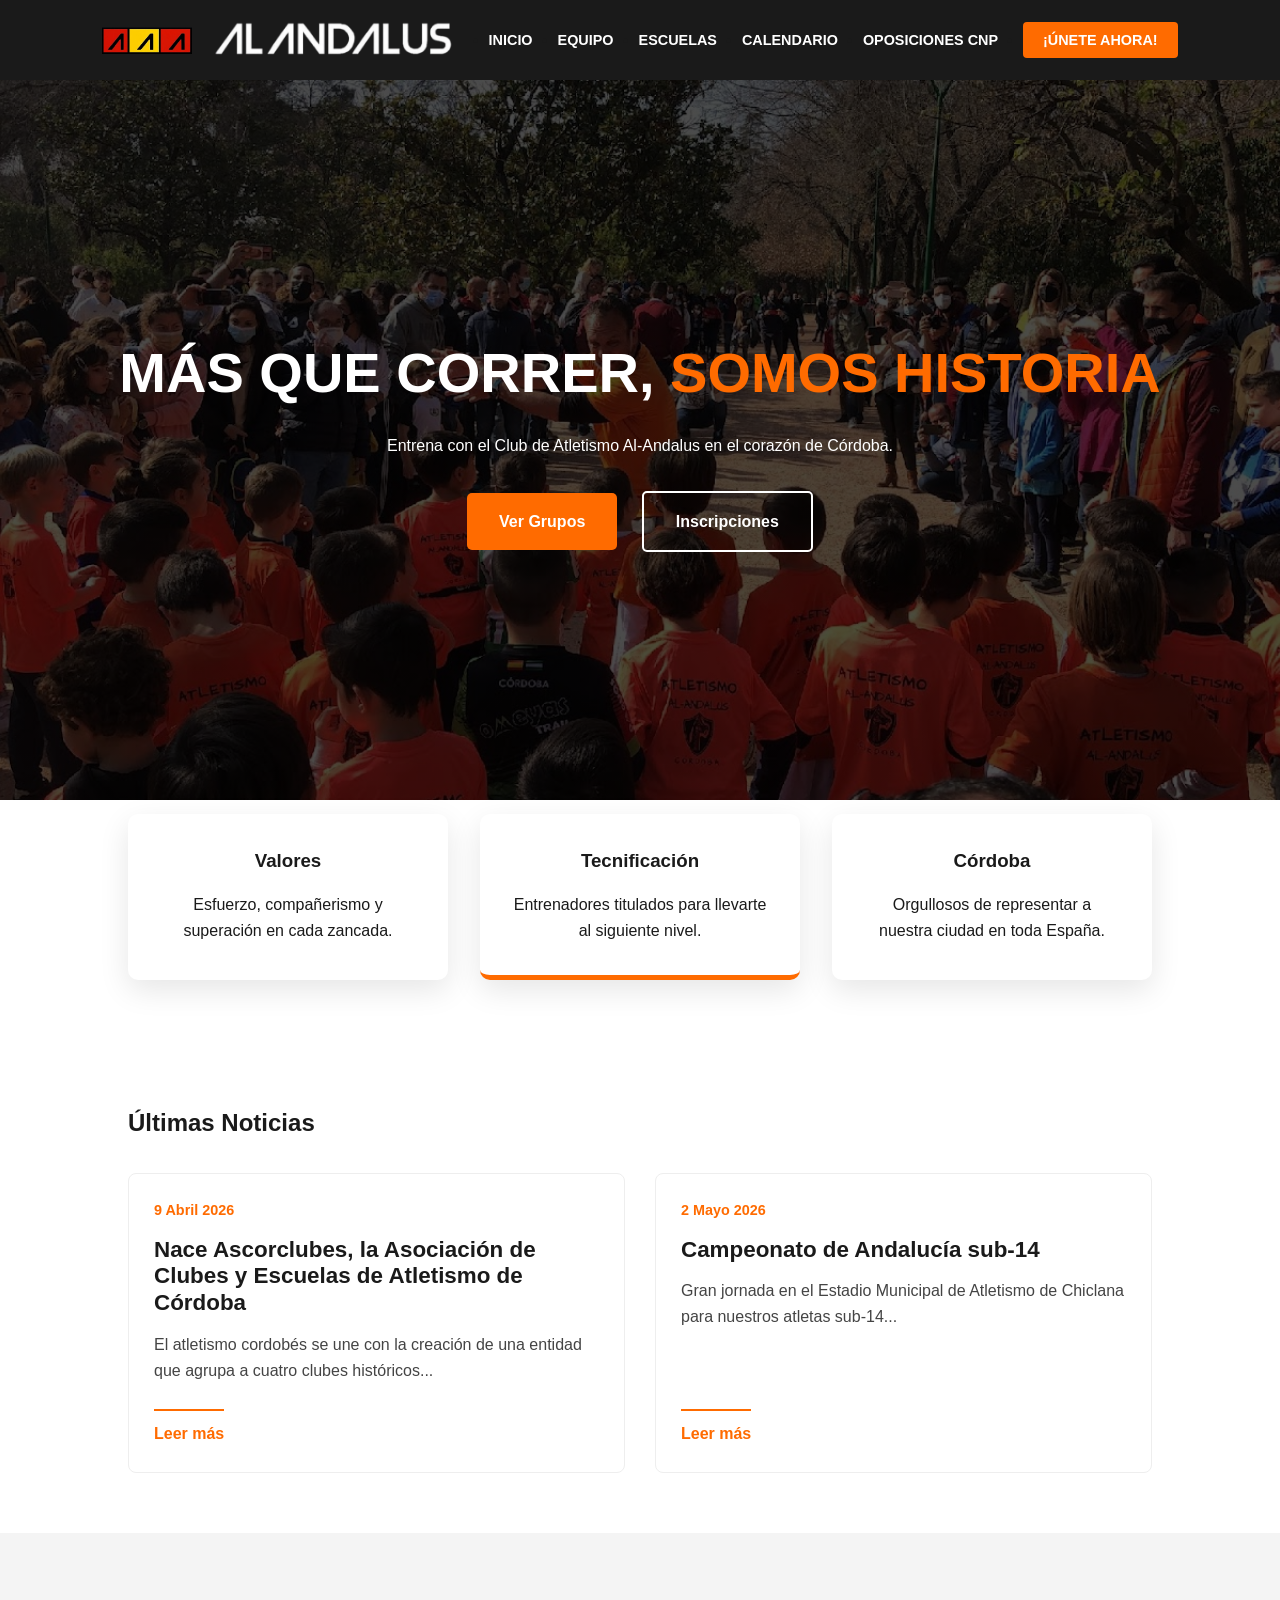
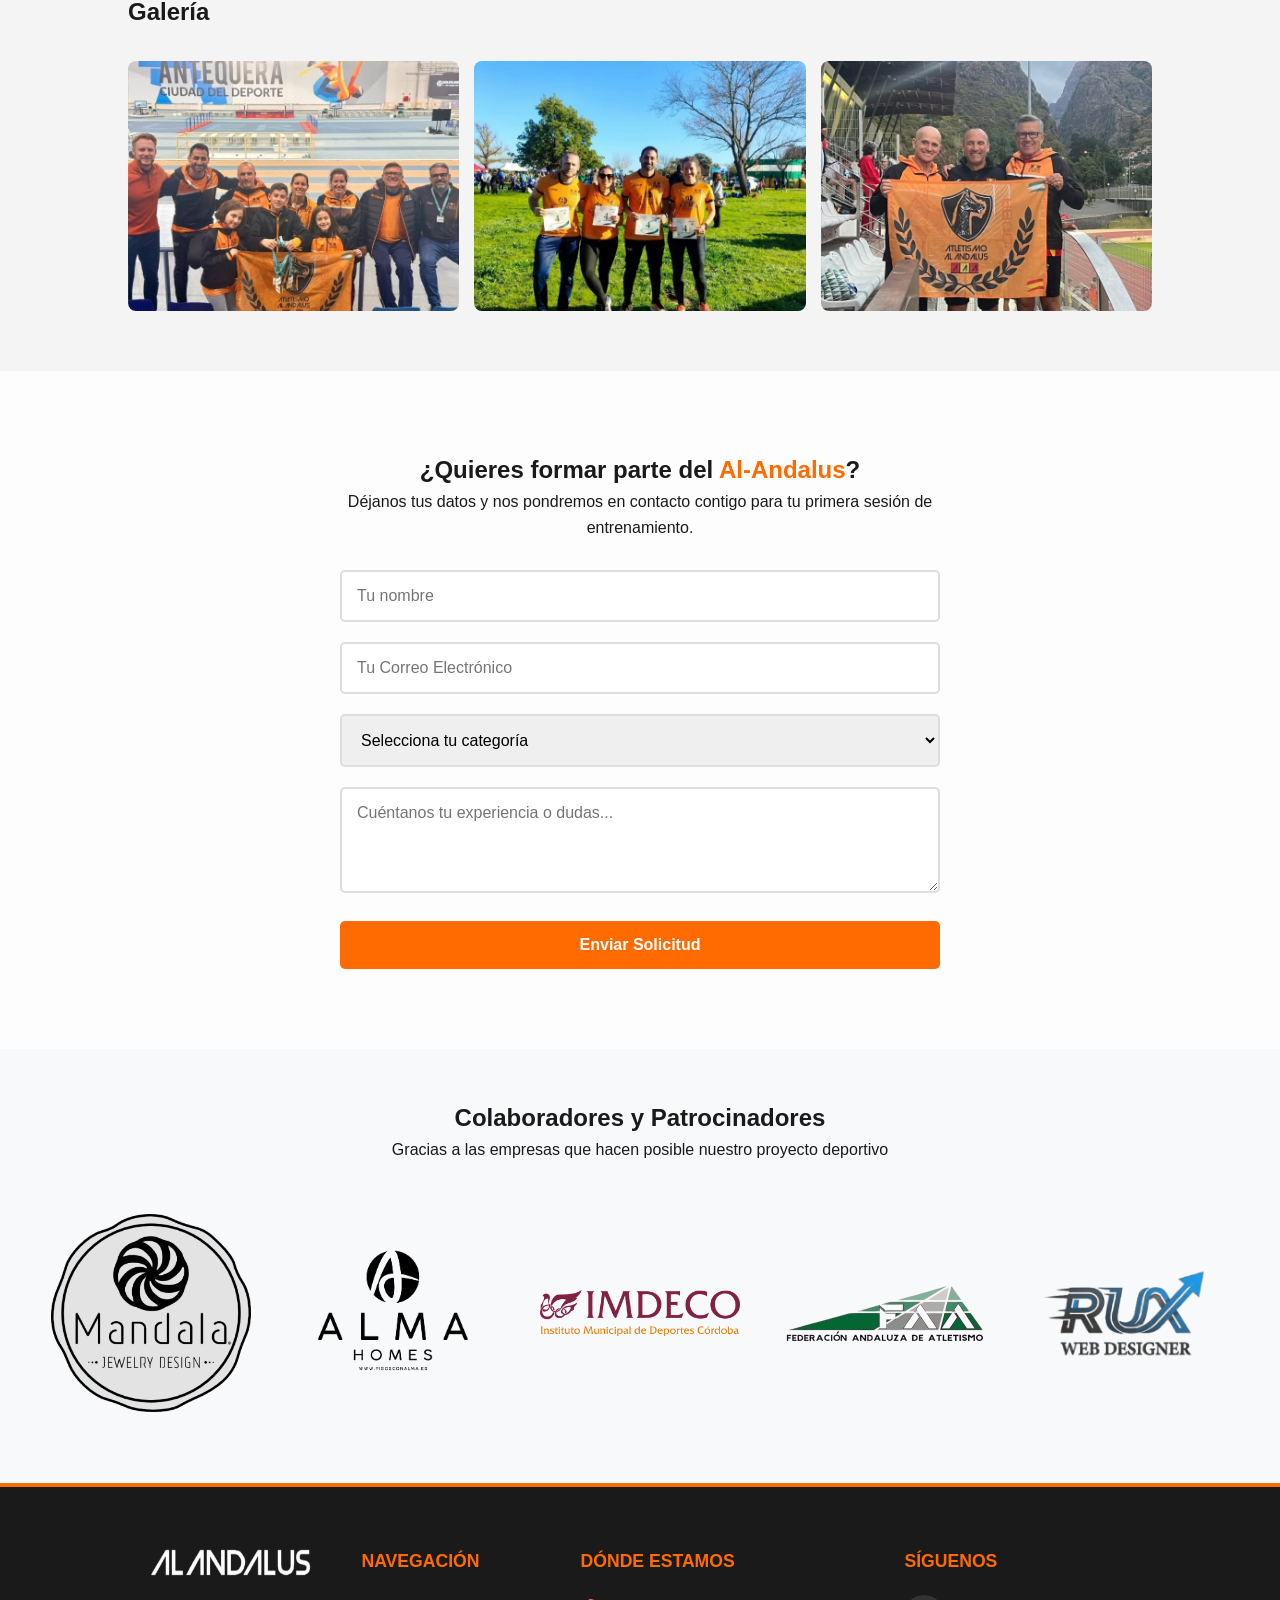
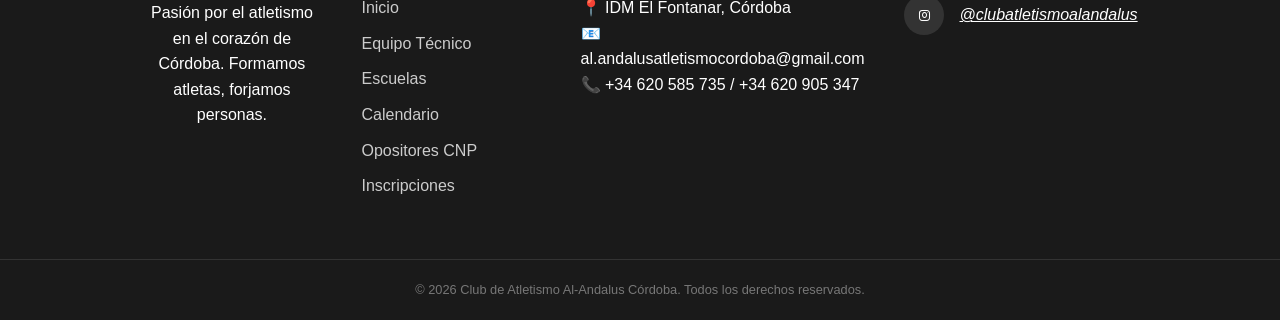
<file: index.html>
<!DOCTYPE html>
<html lang="en">

<head>
    <meta charset="UTF-8">
    <meta name="viewport" content="width=device-width, initial-scale=1.0">
    <link rel="preconnect" href="https://fonts.googleapis.com">
    <link rel="preconnect" href="https://fonts.gstatic.com" crossorigin>
    <link href="https://fonts.googleapis.com/css2?family=MedievalSharp&family=swap" rel="stylesheet">
    <link rel="icon" type="image/png" href="logoactual.jpeg">
    <title>Inicio | Al-Andalus</title>
    <link rel="stylesheet" href="style.css">
    <link rel="stylesheet" href="style-mobile.css">
    <link rel="stylesheet" href="https://cdnjs.cloudflare.com/ajax/libs/font-awesome/6.5.1/css/all.min.css">
</head>

<body>
    <nav class="navbar">
        <div class="logo">
            <img src="logoactual.jpeg" alt="Logo Al-Ándalus" class="escudo">
            <img src="name.png" alt="Logo Al-Ándalus" class="name">
        </div>
        <ul class="nav-links">
            <li><a href="index.html">Inicio</a></li>
            <li><a href="equipo.html">Equipo</a></li>
            <li><a href="escuelas.html">Escuelas</a></li>
            <li><a href="calendario.html">Calendario</a></li>
            <li><a href="opositores.html">Oposiciones CNP</a></li>
            <li><a href="#inscripciones" class="btn-cta">¡Únete ahora!</a></li>
        </ul>
    </nav>
    <header id="inicio" class="hero">
        <div class="hero-content">
            <h1>MÁS QUE CORRER, <span class="highlight">SOMOS HISTORIA</span></h1>
            <P>Entrena con el Club de Atletismo Al-Andalus en el corazón de Córdoba.</P>
            <div class="hero-btns">
                <a href="escuelas.html" class="btn-primary">Ver Grupos</a>
                <a href="#inscripciones" class="btn-secondary">Inscripciones</a>
            </div>
        </div>
    </header>
    <section class="features">
        <div class="container">
            <div class="feature-card">
                <h3>Valores</h3>
                <p>Esfuerzo, compañerismo y superación en cada zancada.</p>
            </div>
            <div class="feature-card highlighted">
                <h3>Tecnificación</h3>
                <p>Entrenadores titulados para llevarte al siguiente nivel.</p>
            </div>
            <div class="feature-card">
                <h3>Córdoba</h3>
                <p>Orgullosos de representar a nuestra ciudad en toda España.</p>
            </div>
        </div>
    </section>
    <section id="noticias" class="noticias-section">
        <h2>Últimas Noticias</h2>
        <div class="grid-noticias">
            <article class="noticia-card">
                <span class="fecha">9 Abril 2026</span>
                <h3>Nace Ascorclubes, la Asociación de Clubes y Escuelas de Atletismo de Córdoba</h3>
                <p>El atletismo cordobés se une con la creación de una entidad que agrupa a cuatro clubes históricos...
                </p>
                <a href="noticia1.html" class="read-more">Leer más</a>
            </article>
            <article class="noticia-card">
                <span class="fecha">2 Mayo 2026</span>
                <h3>Campeonato de Andalucía sub-14</h3>
                <p>Gran jornada en el Estadio Municipal de Atletismo de Chiclana para nuestros atletas sub-14...</p>
                <a href="noticia2.html" class="read-more">Leer más</a>
            </article>
        </div>
    </section>
    <section id="galeria" class="galeria-section">
        <h2>Galería</h2>
        <div class="grid-galeria">
            <div class="img-box" style="background-image: url(img1.jpeg);"></div>
            <div class="img-box" style="background-image: url(img2.jpeg);"></div>
            <div class="img-box" style="background-image: url(img3.jpeg);"></div>
        </div>
    </section>
    <section id="inscripciones" class="inscripcion-section">
        <div class="container-form">
            <h2>¿Quieres formar parte del <span class="highlight">Al-Andalus</span>?</h2>
            <p>Déjanos tus datos y nos pondremos en contacto contigo para tu primera sesión de entrenamiento.</p>

            <form class="form-contacto" action="https://formspree.io/f/xeevbnad" method="POST" netlify>
                <div class="form-group">
                    <input type="text" name="nombre" placeholder="Tu nombre" required>
                </div>
                <div class="form-group">
                    <input type="email" name="email" placeholder="Tu Correo Electrónico" required>
                </div>
                <div class="form-group">
                    <select name="categoria" required>
                        <option value="" disabled selected>Selecciona tu categoría</option>
                        <option value="Peques">Peques (4-5 años)</option>
                        <option value="Grp-1">Sub 8 / Sub 10 (6-9 años)</option>
                        <option value="Grp-2">Sub 12 / Sub 14 (10-13 años)</option>
                        <option value="Grp-3"> Sub 16/18/20 (14-19 años)</option>
                        <option value="Grp-4">Grupo 1/2: Padres</option>
                        <option value="Adulto">Máster Federados</option>
                    </select>
                </div>
                <div class="form-group">
                    <textarea name="mensaje" placeholder="Cuéntanos tu experiencia o dudas..." rows="4"></textarea>
                </div>
                <button type="submit" class="btn-submit">Enviar Solicitud</button>
            </form>
        </div>
    </section>

    <section class="sponsors-section">
        <h2>Colaboradores y Patrocinadores</h2>
        <p>Gracias a las empresas que hacen posible nuestro proyecto deportivo</p>
        <div class="sponsors-container">
            <img src="mandala.png" alt="Mandala Bisutería">
            <img src="alma.png" alt="Alma Inmobiliaria">
            <img src="imdeco.png" alt="Imdeco">
            <img src="faa.png" alt="FAA">
            <img src="RUX.png" alt="RUX">
        </div>

    </section>

    <footer class="footer">
        <div class="footer-container">
            <div class="footer-column about">
                <img src="name.png" alt="Logo Al-Ándalus" class="footer-logo">
                <p>Pasión por el atletismo en el corazón de Córdoba. Formamos atletas, forjamos personas.</p>
            </div>

            <div class="footer-column links">
                <h4>Navegación</h4>
                <ul>
                    <li><a href="index.html">Inicio</a></li>
                    <li><a href="equipo.html">Equipo Técnico</a></li>
                    <li><a href="escuelas.html">Escuelas</a></li>
                    <li><a href="calendario.html">Calendario</a></li>
                    <li><a href="opositores.html">Opositores CNP</a></li>
                    <li><a href="#inscripciones">Inscripciones</a></li>
                </ul>
            </div>

            <div class="footer-column contact">
                <h4>Dónde estamos</h4>
                <p>📍 IDM El Fontanar, Córdoba</p>
                <p>📧 al.andalusatletismocordoba@gmail.com</p>
                <p>📞 +34 620 585 735 / +34 620 905 347</p>
            </div>

            <div class="footer-column social">
                <h4>Síguenos</h4>
                <div class="social-links">
                    <a href="https://www.instagram.com/clubdeatletismoalandalus?utm_source=ig_web_button_share_sheet&igsh=ZDNlZDc0MzIxNw=="
                        class="social-icon" aria-label="Instagram">
                        <i class="fa-brands fa-instagram"></i>
                    </a>
                    <a href="https://www.instagram.com/clubdeatletismoalandalus?utm_source=ig_web_button_share_sheet&igsh=ZDNlZDc0MzIxNw=="
                        class="link"><em>@clubatletismoalandalus</em></a>
                </div>
            </div>
        </div>
        <div class="footer-bottom">
            <p>&copy; 2026 Club de Atletismo Al-Andalus Córdoba. Todos los derechos reservados.</p>
        </div>
    </footer>
</body>

</html>
</file>
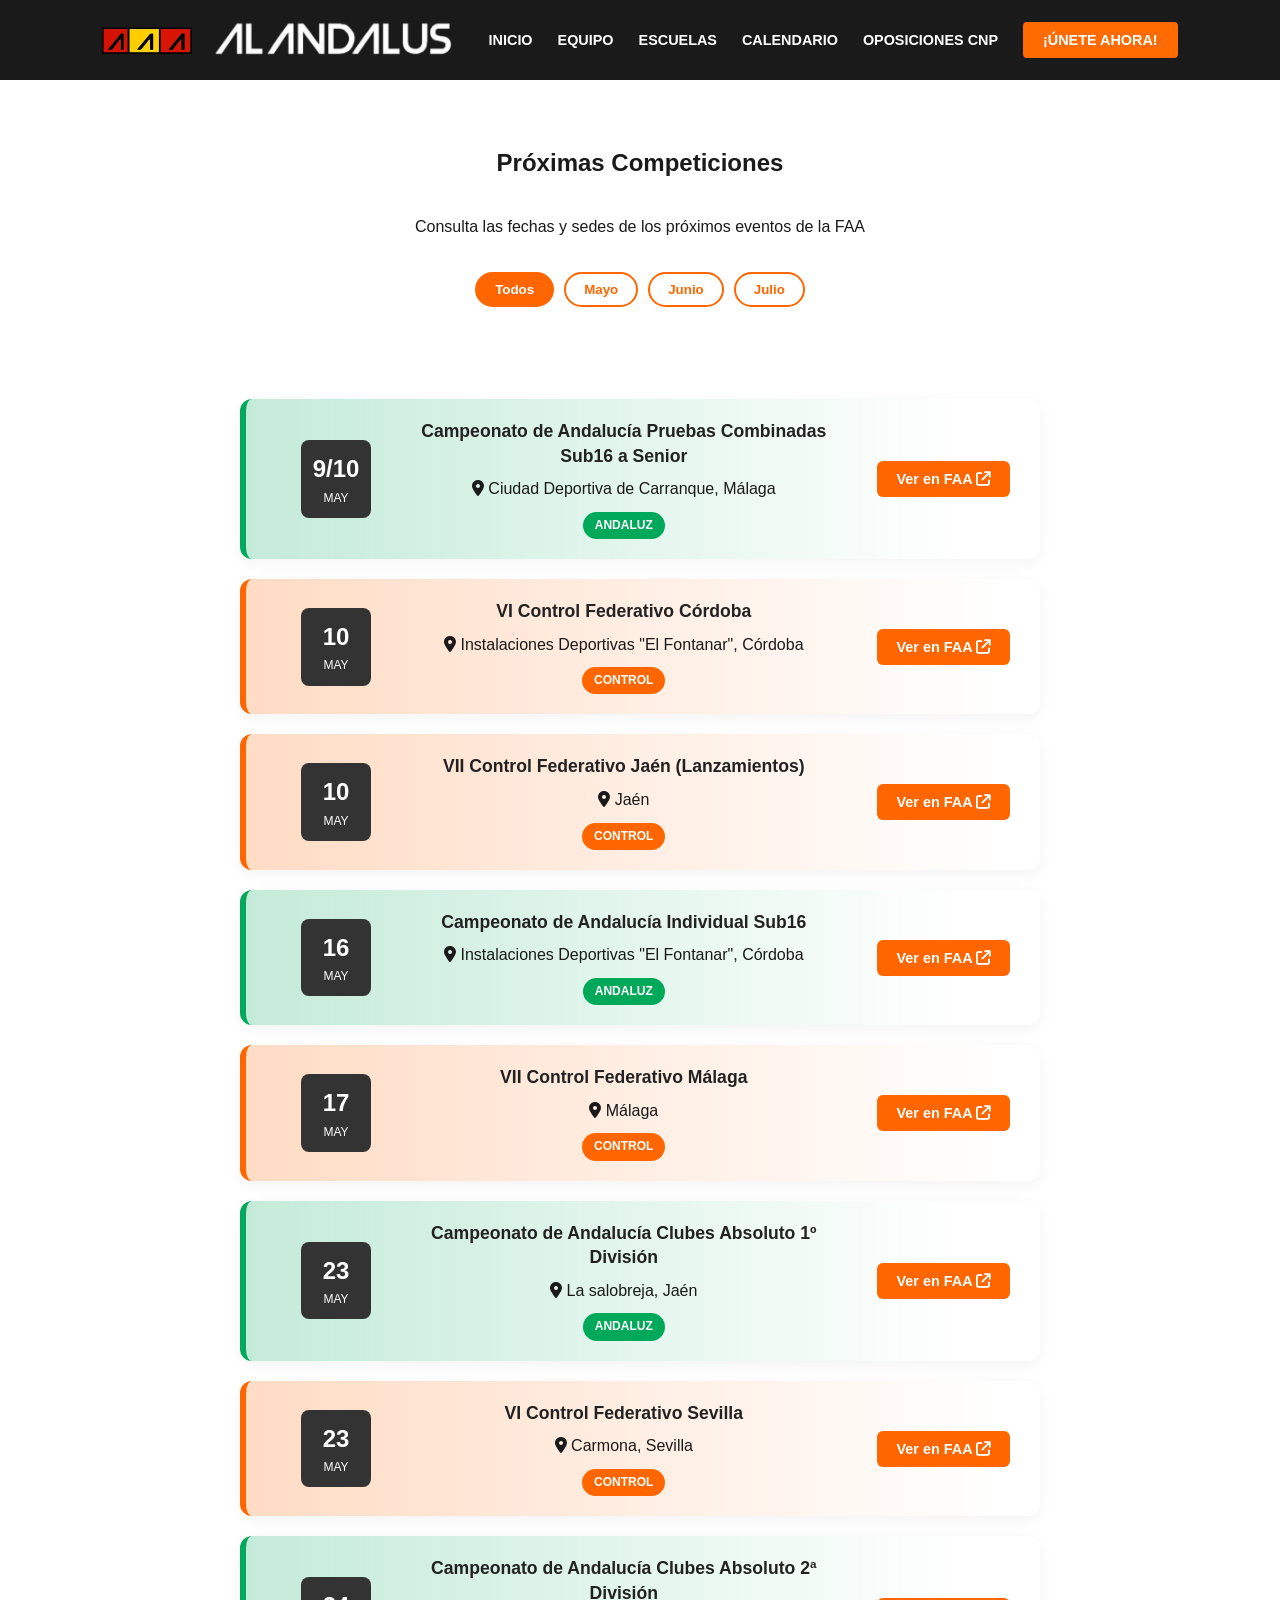
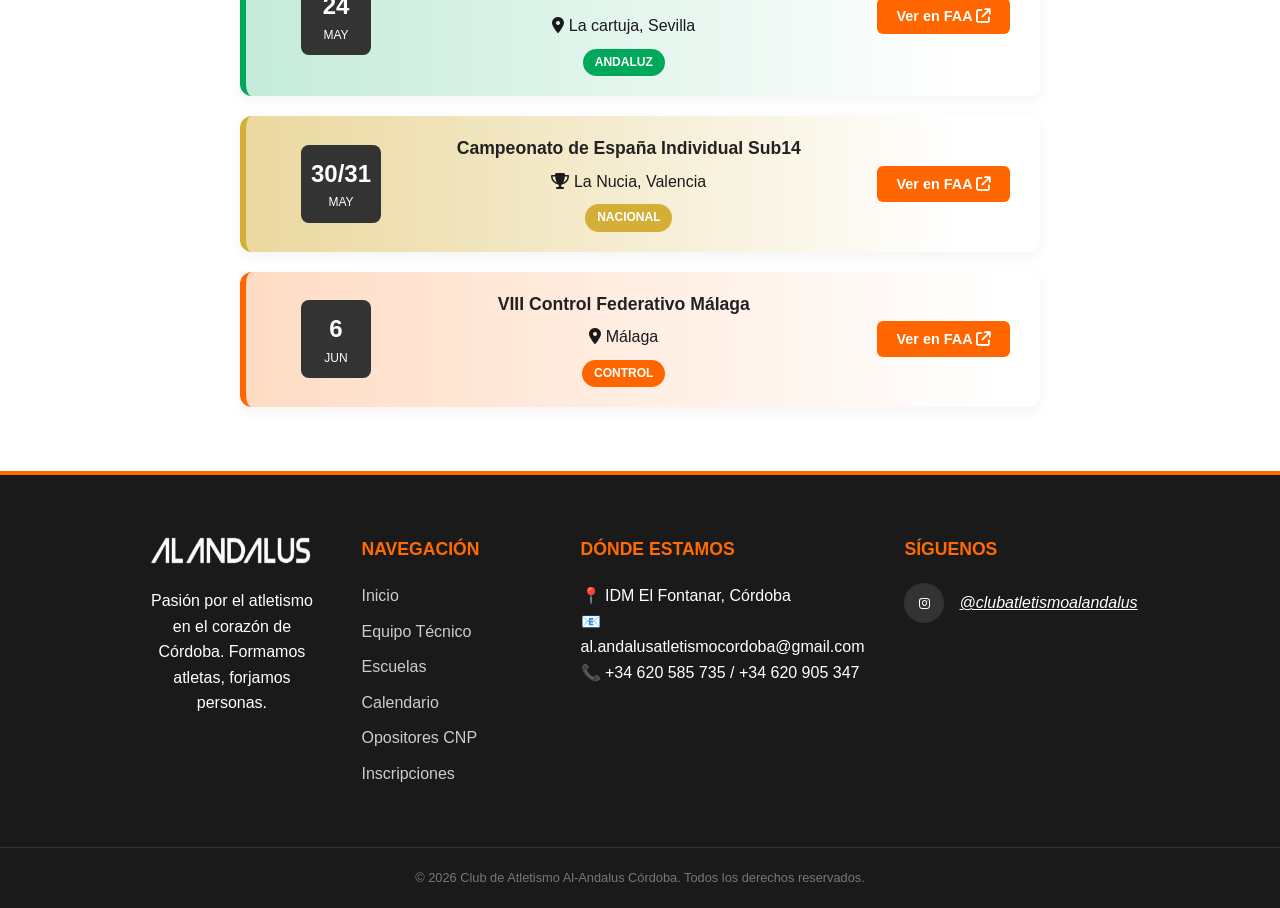
<file: calendario.html>
<!DOCTYPE html>
<html lang="en">

<head>
    <meta charset="UTF-8">
    <meta name="viewport" content="width=device-width, initial-scale=1.0">
    <link rel="preconnect" href="https://fonts.googleapis.com">
    <link rel="preconnect" href="https://fonts.gstatic.com" crossorigin>
    <link href="https://fonts.googleapis.com/css2?family=MedievalSharp&family=swap" rel="stylesheet">
    <link rel="icon" type="image/png" href="logoactual.jpeg">
    <title>Inicio | Al-Andalus</title>
    <link rel="stylesheet" href="style.css">
    <link rel="stylesheet" href="style-mobile.css">
    <link rel="stylesheet" href="https://cdnjs.cloudflare.com/ajax/libs/font-awesome/6.5.1/css/all.min.css">
</head>

<body>
    <nav class="navbar">
        <div class="logo">
            <img src="logoactual.jpeg" alt="Logo Al-Ándalus" class="escudo">
            <img src="name.png" alt="Logo Al-Ándalus" class="name">
        </div>
        <ul class="nav-links">
            <li><a href="index.html">Inicio</a></li>
            <li><a href="equipo.html">Equipo</a></li>
            <li><a href="escuelas.html">Escuelas</a></li>
            <li><a href="calendario.html">Calendario</a></li>
            <li><a href="opositores.html">Oposiciones CNP</a></li>
            <li><a href="index.html#inscripciones" class="btn-cta">¡Únete ahora!</a></li>
        </ul>
    </nav>
    <section class="calendario-section">
        <div class="container">
            <h2 class="section-title">Próximas Competiciones</h2>
            <p class="section-subtitle"> Consulta las fechas y sedes de los próximos eventos de la FAA</p>

            <div class="month-filter">
                <button class="month-btn active" data-filter="all">Todos</button>
                <button class="month-btn" data-filter="may">Mayo</button>
                <button class="month-btn" data-filter="jun">Junio</button>
                <button class="month-btn" data-filter="jul">Julio</button>
            </div>

            <div class="calendario-grid">
                <div class="calendario-card" data-month="may" data-type="andalucia">
                    <div class="cal-fecha">
                        <span class="dia">9/10</span>
                        <span class="mes">MAY</span>
                    </div>
                    <div class="cal-info">
                        <h3>Campeonato de Andalucía Pruebas Combinadas Sub16 a Senior</h3>
                        <p><i class="fa-solid fa-location-dot"></i> Ciudad Deportiva de Carranque, Málaga</p>
                        <span class="badge badge-andalucia">Andaluz</span>
                    </div>
                    <div class="cal-enlace">
                        <a href="https://web.faalive.com/ch/2026/13920/campeonato%20de%20andaluc%C3%ADa%20pruebas%20combinadas%20sub16%20a%20senior"
                            target="_blank" class="btn-calendario">Ver en FAA <i
                                class="fa-solid fa-arrow-up-right-from-square"></i></a>
                    </div>
                </div>

                <div class="calendario-card" data-month="may" data-type="control">
                    <div class="cal-fecha">
                        <span class="dia">10</span>
                        <span class="mes">MAY</span>
                    </div>
                    <div class="cal-info">
                        <h3>VI Control Federativo Córdoba</h3>
                        <p><i class="fa-solid fa-location-dot"></i> Instalaciones Deportivas "El Fontanar", Córdoba</p>
                        <span class="badge badge-control">Control</span>
                    </div>
                    <div class="cal-enlace">
                        <a href="https://web.faalive.com/ch/2026/13918/vi%20control%20federativo%20c%C3%B3rdoba"
                            target="_blank" class="btn-calendario">Ver en FAA <i
                                class="fa-solid fa-arrow-up-right-from-square"></i></a>
                    </div>
                </div>

                <div class="calendario-card" data-month="may" data-type="control">
                    <div class="cal-fecha">
                        <span class="dia">10</span>
                        <span class="mes">MAY</span>
                    </div>
                    <div class="cal-info">
                        <h3>VII Control Federativo Jaén (Lanzamientos)</h3>
                        <p><i class="fa-solid fa-location-dot"></i> Jaén</p>
                        <span class="badge badge-control">Control</span>
                    </div>
                    <div class="cal-enlace">
                        <a href="https://web.faalive.com/ch/2026/14038/vii%20control%20federativo%20ja%C3%A9n/tab/info"
                            target="_blank" class="btn-calendario">Ver en FAA <i
                                class="fa-solid fa-arrow-up-right-from-square"></i></a>
                    </div>
                </div>


                <div class="calendario-card" data-month="may" data-type="andalucia">
                    <div class="cal-fecha">
                        <span class="dia">16</span>
                        <span class="mes">MAY</span>
                    </div>
                    <div class="cal-info">
                        <h3>Campeonato de Andalucía Individual Sub16</h3>
                        <p><i class="fa-solid fa-location-dot"></i> Instalaciones Deportivas "El Fontanar", Córdoba</p>
                        <span class="badge badge-andalucia">Andaluz</span>
                    </div>
                    <div class="cal-enlace">
                        <a href="https://web.faalive.com/ch/2026/13931/campeonato%20de%20andaluc%C3%ADa%20sub16/tab/info"
                            target="_blank" class="btn-calendario">Ver en FAA <i
                                class="fa-solid fa-arrow-up-right-from-square"></i></a>
                    </div>
                </div>

                <div class="calendario-card" data-month="may" data-type="control">
                    <div class="cal-fecha">
                        <span class="dia">17</span>
                        <span class="mes">MAY</span>
                    </div>
                    <div class="cal-info">
                        <h3>VII Control Federativo Málaga</h3>
                        <p><i class="fa-solid fa-location-dot"></i> Málaga</p>
                        <span class="badge badge-control">Control</span>
                    </div>
                    <div class="cal-enlace">
                        <a href="https://web.faalive.com/ch/2026/13926/vii%20control%20federativo%20m%C3%A1laga"
                            target="_blank" class="btn-calendario">Ver en FAA <i
                                class="fa-solid fa-arrow-up-right-from-square"></i></a>
                    </div>
                </div>

                <div class="calendario-card" data-month="may" data-type="andalucia">
                    <div class="cal-fecha">
                        <span class="dia">23</span>
                        <span class="mes">MAY</span>
                    </div>
                    <div class="cal-info">
                        <h3>Campeonato de Andalucía Clubes Absoluto 1º División</h3>
                        <p><i class="fa-solid fa-location-dot"></i> La salobreja, Jaén</p>
                        <span class="badge badge-andalucia">Andaluz</span>
                    </div>
                    <div class="cal-enlace">
                        <a href="https://web.faalive.com/ch/2026/13922/campeonato%20de%20andaluc%C3%ADa%20clubes%20absoluto%201%C2%AA%20divisi%C3%B3n%20y%20relevos%204x100%20y%204x400"
                            target="_blank" class="btn-calendario">Ver en FAA <i
                                class="fa-solid fa-arrow-up-right-from-square"></i></a>
                    </div>
                </div>

                <div class="calendario-card" data-month="may" data-type="control">
                    <div class="cal-fecha">
                        <span class="dia">23</span>
                        <span class="mes">MAY</span>
                    </div>
                    <div class="cal-info">
                        <h3>VI Control Federativo Sevilla</h3>
                        <p><i class="fa-solid fa-location-dot"></i> Carmona, Sevilla</p>
                        <span class="badge badge-control">Control</span>
                    </div>
                    <div class="cal-enlace">
                        <a href="https://web.faalive.com/ch/2026/13927/vi%20control%20federativo%20sevilla"
                            target="_blank" class="btn-calendario">Ver en FAA <i
                                class="fa-solid fa-arrow-up-right-from-square"></i></a>
                    </div>
                </div>


                <div class="calendario-card" data-month="may" data-type="andalucia">
                    <div class="cal-fecha">
                        <span class="dia">24</span>
                        <span class="mes">MAY</span>
                    </div>
                    <div class="cal-info">
                        <h3>Campeonato de Andalucía Clubes Absoluto 2ª División</h3>
                        <p><i class="fa-solid fa-location-dot"></i> La cartuja, Sevilla</p>
                        <span class="badge badge-andalucia">Andaluz</span>
                    </div>
                    <div class="cal-enlace">
                        <a href="https://web.faalive.com/ch/2026/13925/campeonato%20de%20andaluc%C3%ADa%20clubes%20absoluto%202%C2%AA%20divisi%C3%B3n"
                            target="_blank" class="btn-calendario">Ver en FAA <i
                                class="fa-solid fa-arrow-up-right-from-square"></i></a>
                    </div>
                </div>

                <div class="calendario-card" data-month="may" data-type="espana">
                    <div class="cal-fecha fecha-especial">
                        <span class="dia">30/31</span>
                        <span class="mes">MAY</span>
                    </div>
                    <div class="cal-info">
                        <h3>Campeonato de España Individual Sub14</h3>
                        <p><i class="fa-solid fa-trophy"></i> La Nucia, Valencia</p>
                        <span class="badge badge-espana">Nacional</span>
                    </div>
                    <div class="cal-enlace">
                        <a href="https://web.faalive.com/ch/2026/13936/campeonato%20de%20espa%C3%B1a%20sub14%20individual"
                            target="_blank" class="btn-calendario">Ver en FAA <i
                                class="fa-solid fa-arrow-up-right-from-square"></i></a>
                    </div>
                </div>

                <div class="calendario-card" data-month="jun" data-type="control">
                    <div class="cal-fecha fecha-especial">
                        <span class="dia">6</span>
                        <span class="mes">JUN</span>
                    </div>
                    <div class="cal-info">
                        <h3>VIII Control Federativo Málaga</h3>
                        <p><i class="fa-solid fa-location-dot"></i> Málaga</p>
                        <span class="badge badge-control">Control</span>
                    </div>
                    <div class="cal-enlace">
                        <a href="https://web.faalive.com/ch/2026/13935/viii%20control%20federativo%20m%C3%A1laga"
                            target="_blank" class="btn-calendario">Ver en FAA <i
                                class="fa-solid fa-arrow-up-right-from-square"></i></a>
                    </div>
                </div>



            </div>
        </div>
    </section>
    <footer class="footer">
        <div class="footer-container">
            <div class="footer-column about">
                <img src="name.png" alt="Logo Al-Ándalus" class="footer-logo">
                <p>Pasión por el atletismo en el corazón de Córdoba. Formamos atletas, forjamos personas.</p>
            </div>

            <div class="footer-column links">
                <h4>Navegación</h4>
                <ul>
                    <li><a href="index.html">Inicio</a></li>
                    <li><a href="equipo.html">Equipo Técnico</a></li>
                    <li><a href="escuelas.html">Escuelas</a></li>
                    <li><a href="calendario.html">Calendario</a></li>
                    <li><a href="opositores.html">Opositores CNP</a></li>
                    <li><a href="#inscripciones">Inscripciones</a></li>
                </ul>
            </div>

            <div class="footer-column contact">
                <h4>Dónde estamos</h4>
                <p>📍 IDM El Fontanar, Córdoba</p>
                <p>📧 al.andalusatletismocordoba@gmail.com</p>
                <p>📞 +34 620 585 735 / +34 620 905 347</p>
            </div>

            <div class="footer-column social">
                <h4>Síguenos</h4>
                <div class="social-links">
                    <a href="https://www.instagram.com/clubdeatletismoalandalus?utm_source=ig_web_button_share_sheet&igsh=ZDNlZDc0MzIxNw=="
                        class="social-icon" aria-label="Instagram">
                        <i class="fa-brands fa-instagram"></i>
                    </a>
                    <a href="https://www.instagram.com/clubdeatletismoalandalus?utm_source=ig_web_button_share_sheet&igsh=ZDNlZDc0MzIxNw=="
                        class="link"><em>@clubatletismoalandalus</em></a>
                </div>
            </div>
        </div>
        <div class="footer-bottom">
            <p>&copy; 2026 Club de Atletismo Al-Andalus Córdoba. Todos los derechos reservados.</p>
        </div>
    </footer>
    <script>
        const buttons = document.querySelectorAll('.month-btn');
        const cards = document.querySelectorAll('.calendario-card');

        buttons.forEach(button => {
            button.addEventListener('click', () => {
                const filter = button.getAttribute('data-filter');

                if (!document.startViewTransition) {
                    applyFilter(filter);
                } else {
                    document.startViewTransition(() => applyFilter(filter));
                }

                buttons.forEach(btn => btn.classList.remove('active'));
                button.classList.add('active');
            });
        });

        function applyFilter(filter) {
            cards.forEach(card => {
                if (filter === 'all' || card.getAttribute('data-month') === filter) {
                    card.style.display = 'flex';
                } else {
                    card.style.display = 'none';
                }
            });
        }    </script>
</body>
</file>
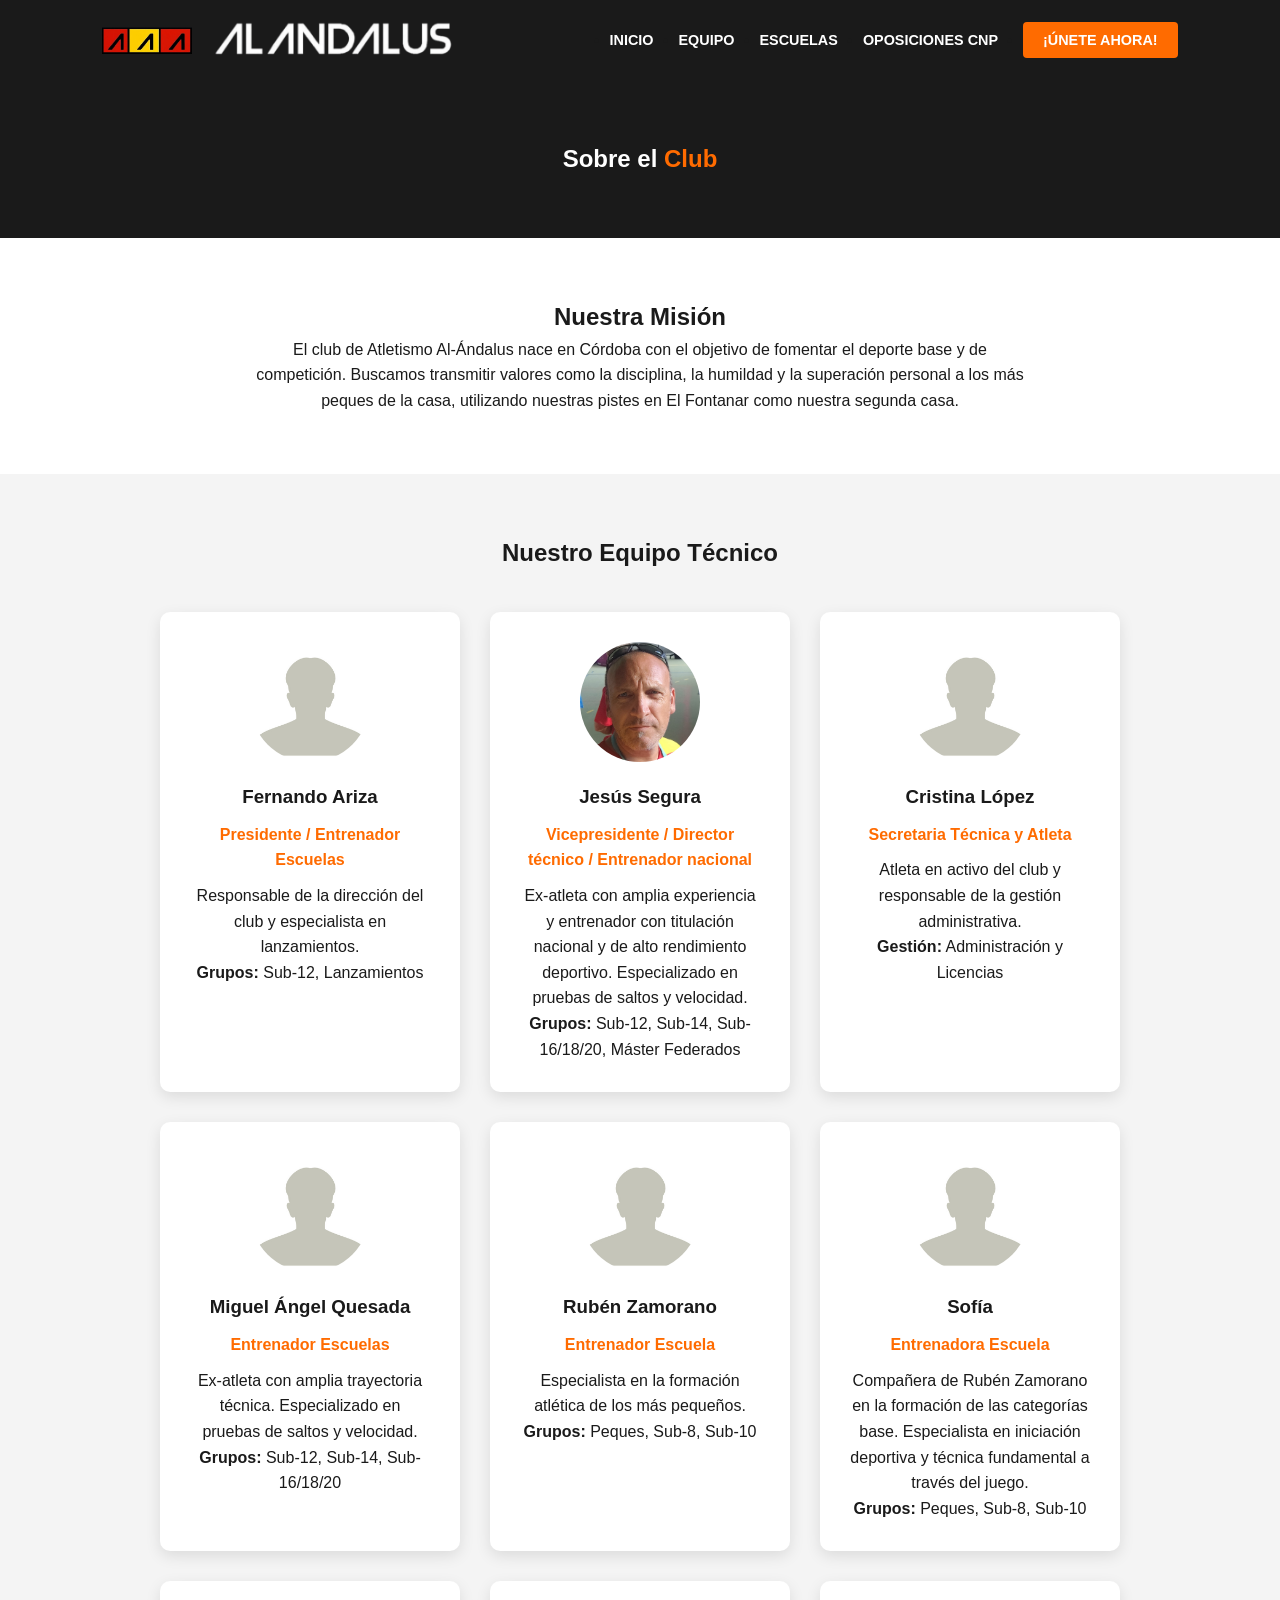
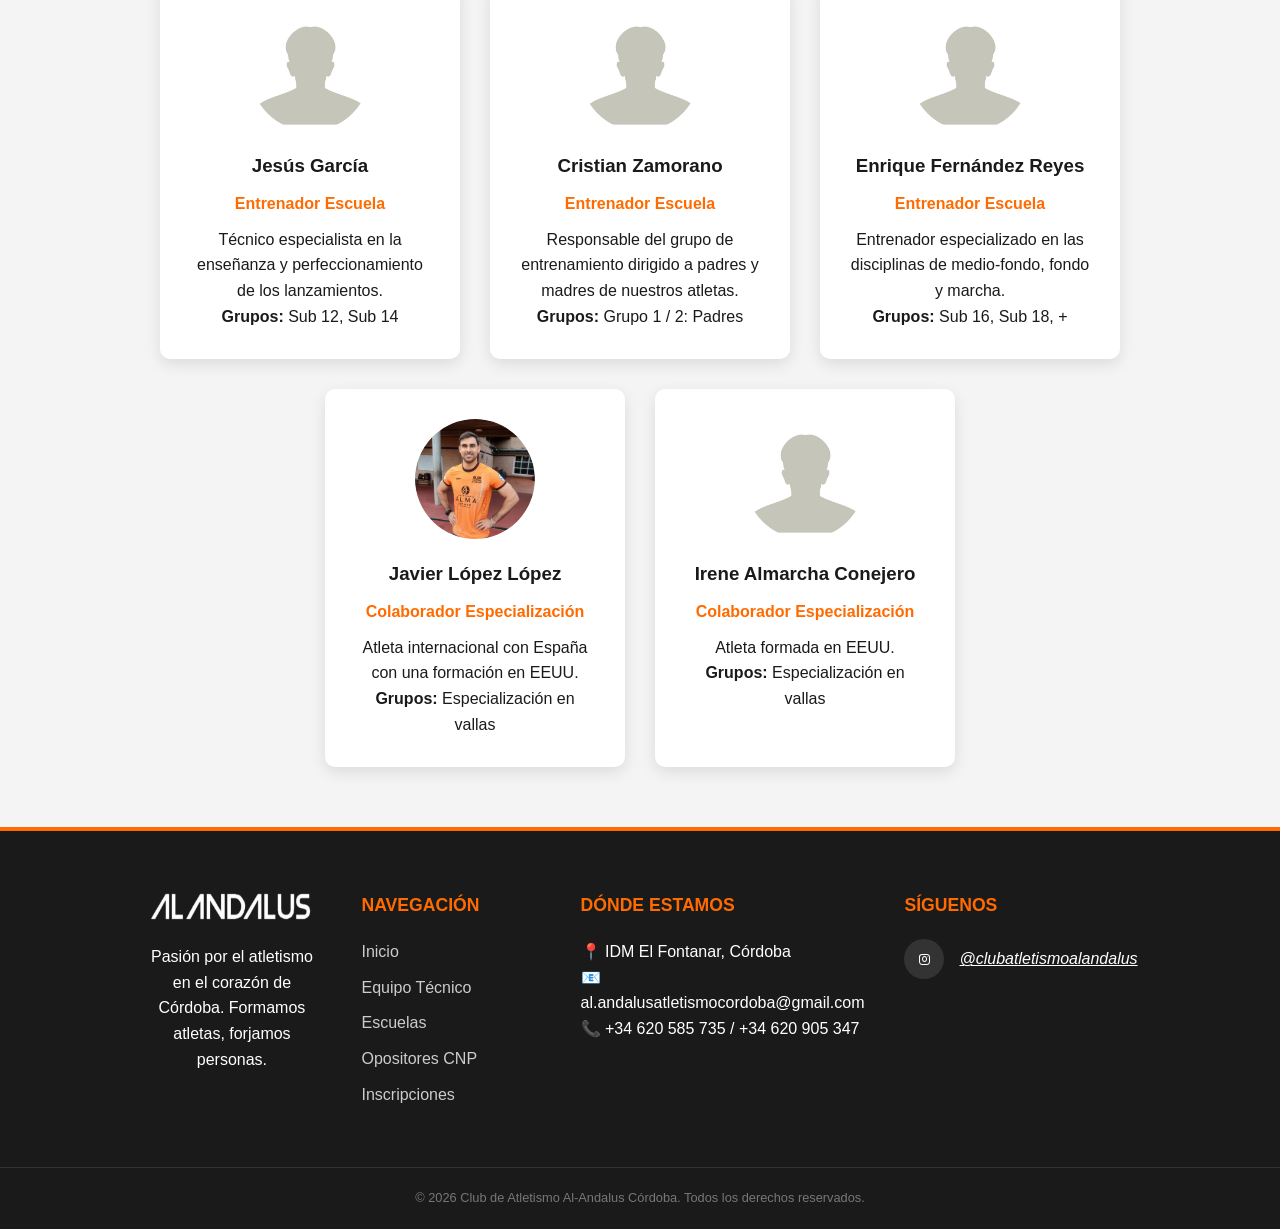
<file: equipo.html>
<!DOCTYPE html>
<html lang="en">

<head>
    <meta charset="UTF-8">
    <meta name="viewport" content="width=device-width, initial-scale=1.0">
    <link rel="preconnect" href="https://fonts.googleapis.com">
    <link rel="preconnect" href="https://fonts.gstatic.com" crossorigin>
    <link href="https://fonts.googleapis.com/css2?family=MedievalSharp&family=swap" rel="stylesheet">
    <link rel="icon" type="image/png" href="logoactual.jpeg">
    <title>Equipo Técnico | Al-Andalus</title>
    <link rel="stylesheet" href="style.css">
    <link rel="stylesheet" href="style-mobile.css">
    <link rel="stylesheet" href="https://cdnjs.cloudflare.com/ajax/libs/font-awesome/6.5.1/css/all.min.css">
</head>

<body>
    <nav class="navbar">
        <div class="logo">
            <img src="logoactual.jpeg" alt="Logo Al-Ándalus" class="escudo">
            <img src="name.png" alt="Logo Al-Ándalus" class="name">
        </div>
        <ul class="nav-links">
            <li><a href="index.html">Inicio</a></li>
            <li><a href="equipo.html">Equipo</a></li>
            <li><a href="escuelas.html">Escuelas</a></li>
            <li><a href="opositores.html">Oposiciones CNP</a></li>
            <li><a href="#inscripciones" class="btn-cta">¡Únete ahora!</a></li>
        </ul>
    </nav>
    <main class="content-page">
        <section class="page-header">
            <h1>Sobre el <span class="highlight">Club</span></h1>
        </section>
        <section class="section-text">
            <h2>Nuestra Misión</h2>
            <p>El club de Atletismo Al-Ándalus nace en Córdoba con el objetivo de fomentar el deporte base y de
                competición. Buscamos transmitir valores como la disciplina, la humildad y la superación personal a los
                más peques de la casa, utilizando nuestras pistes en El Fontanar como nuestra segunda casa.</p>
        </section>
        <section class="coaches-section">
            <h2>Nuestro Equipo Técnico</h2>
            <div class="coaches-grid">
                <div class="coach-card">
                    <img src="entrenador.jpg" alt="Fernando Ariza" class="coach-img">
                    <h3>Fernando Ariza</h3>
                    <p class="role">Presidente / Entrenador Escuelas</p>
                    <p>Responsable de la dirección del club y especialista en lanzamientos.</p>
                    <p><strong>Grupos:</strong> Sub-12, Lanzamientos</p>
                </div>
                <div class="coach-card">
                    <img src="Jesus.jpeg" alt="Jesús Segura" class="coach-img">
                    <h3>Jesús Segura</h3>
                    <p class="role">Vicepresidente / Director técnico / Entrenador nacional</p>
                    <p>Ex-atleta con amplia experiencia y entrenador con titulación nacional y de alto rendimiento
                        deportivo. Especializado en pruebas de saltos y velocidad.</p>
                    <p><strong>Grupos:</strong> Sub-12, Sub-14, Sub-16/18/20, Máster Federados</p>
                </div>
                <div class="coach-card">
                    <img src="entrenador.jpg" alt="Cristina López" class="coach-img">
                    <h3>Cristina López</h3>
                    <p class="role">Secretaria Técnica y Atleta</p>
                    <p>Atleta en activo del club y responsable de la gestión administrativa.</p>
                    <p><strong>Gestión:</strong> Administración y Licencias</p>
                </div>
                <div class="coach-card">
                    <img src="entrenador.jpg" alt="Miguel Ángel Quesada" class="coach-img">
                    <h3>Miguel Ángel Quesada</h3>
                    <p class="role">Entrenador Escuelas</p>
                    <p>Ex-atleta con amplia trayectoria técnica. Especializado en pruebas de saltos y velocidad.</p>
                    <p><strong>Grupos:</strong> Sub-12, Sub-14, Sub-16/18/20</p>
                </div>
                <div class="coach-card">
                    <img src="entrenador.jpg" alt="Rubén Zamorano" class="coach-img">
                    <h3>Rubén Zamorano</h3>
                    <p class="role">Entrenador Escuela</p>
                    <p>Especialista en la formación atlética de los más pequeños.</p>
                    <p><strong>Grupos:</strong> Peques, Sub-8, Sub-10</p>
                </div>
                <div class="coach-card">
                    <img src="entrenador.jpg" alt="Sofía" class="coach-img">
                    <h3>Sofía</h3>
                    <p class="role">Entrenadora Escuela</p>
                    <p>Compañera de Rubén Zamorano en la formación de las categorías base. Especialista en iniciación
                        deportiva y técnica fundamental a través del juego.</p>
                    <p><strong>Grupos:</strong> Peques, Sub-8, Sub-10</p>
                </div>
                <div class="coach-card">
                    <img src="entrenador.jpg" alt="Jesús García" class="coach-img">
                    <h3>Jesús García</h3>
                    <p class="role">Entrenador Escuela</p>
                    <p>Técnico especialista en la enseñanza y perfeccionamiento de los lanzamientos.</p>
                    <p><strong>Grupos:</strong> Sub 12, Sub 14</p>
                </div>
                <div class="coach-card">
                    <img src="entrenador.jpg" alt="Cristian Zamorano" class="coach-img">
                    <h3>Cristian Zamorano</h3>
                    <p class="role">Entrenador Escuela</p>
                    <p>Responsable del grupo de entrenamiento dirigido a padres y madres de nuestros atletas.</p>
                    <p><strong>Grupos:</strong> Grupo 1 / 2: Padres</p>
                </div>
                <div class="coach-card">
                    <img src="entrenador.jpg" alt="Enrique Fernández Reyes" class="coach-img">
                    <h3>Enrique Fernández Reyes</h3>
                    <p class="role">Entrenador Escuela</p>
                    <p>Entrenador especializado en las disciplinas de medio-fondo, fondo y marcha.</p>
                    <p><strong>Grupos:</strong> Sub 16, Sub 18, +</p>
                </div>
                <div class="coach-card">
                    <img src="Javier_Lopez.png" alt="Javier Lopez Lopez" class="coach-img">
                    <h3>Javier López López</h3>
                    <p class="role">Colaborador Especialización</p>
                    <p>Atleta internacional con España con una formación en EEUU.</p>
                    <p><strong>Grupos:</strong> Especialización en vallas</p>
                </div>
                <div class="coach-card">
                    <img src="entrenador.jpg" alt="Irene Almarcha Conejero" class="coach-img">
                    <h3>Irene Almarcha Conejero</h3>
                    <p class="role">Colaborador Especialización</p>
                    <p>Atleta formada en EEUU.</p>
                    <p><strong>Grupos:</strong> Especialización en vallas</p>
                </div>
            </div>
        </section>
    </main>
    <footer class="footer">
        <div class="footer-container">
            <div class="footer-column about">
                <img src="name.png" alt="Logo Al-Ándalus" class="footer-logo">
                <p>Pasión por el atletismo en el corazón de Córdoba. Formamos atletas, forjamos personas.</p>
            </div>
            <div class="footer-column links">
                <h4>Navegación</h4>
                <ul>
                    <li><a href="index.html">Inicio</a></li>
                    <li><a href="equipo.html">Equipo Técnico</a></li>
                    <li><a href="escuelas.html">Escuelas</a></li>
                    <li><a href="opositores.html">Opositores CNP</a></li>
                    <li><a href="index.html#inscripciones">Inscripciones</a></li>
                </ul>
            </div>

            <div class="footer-column contact">
                <h4>Dónde estamos</h4>
                <p>📍 IDM El Fontanar, Córdoba</p>
                <p>📧 al.andalusatletismocordoba@gmail.com</p>
                <p>📞 +34 620 585 735 / +34 620 905 347</p>
            </div>

            <div class="footer-column social">
                <h4>Síguenos</h4>
                <div class="social-links">
                    <a href="https://www.instagram.com/clubdeatletismoalandalus?utm_source=ig_web_button_share_sheet&igsh=ZDNlZDc0MzIxNw=="
                        class="social-icon" aria-label="Instagram">
                        <i class="fa-brands fa-instagram"></i>
                    </a>
                    <a href="https://www.instagram.com/clubdeatletismoalandalus?utm_source=ig_web_button_share_sheet&igsh=ZDNlZDc0MzIxNw=="
                        class="link"><em>@clubatletismoalandalus</em></a>
                </div>
            </div>
        </div>
        <div class="footer-bottom">
            <p>&copy; 2026 Club de Atletismo Al-Andalus Córdoba. Todos los derechos reservados.</p>
        </div>
    </footer>
</body>

</html>
</file>
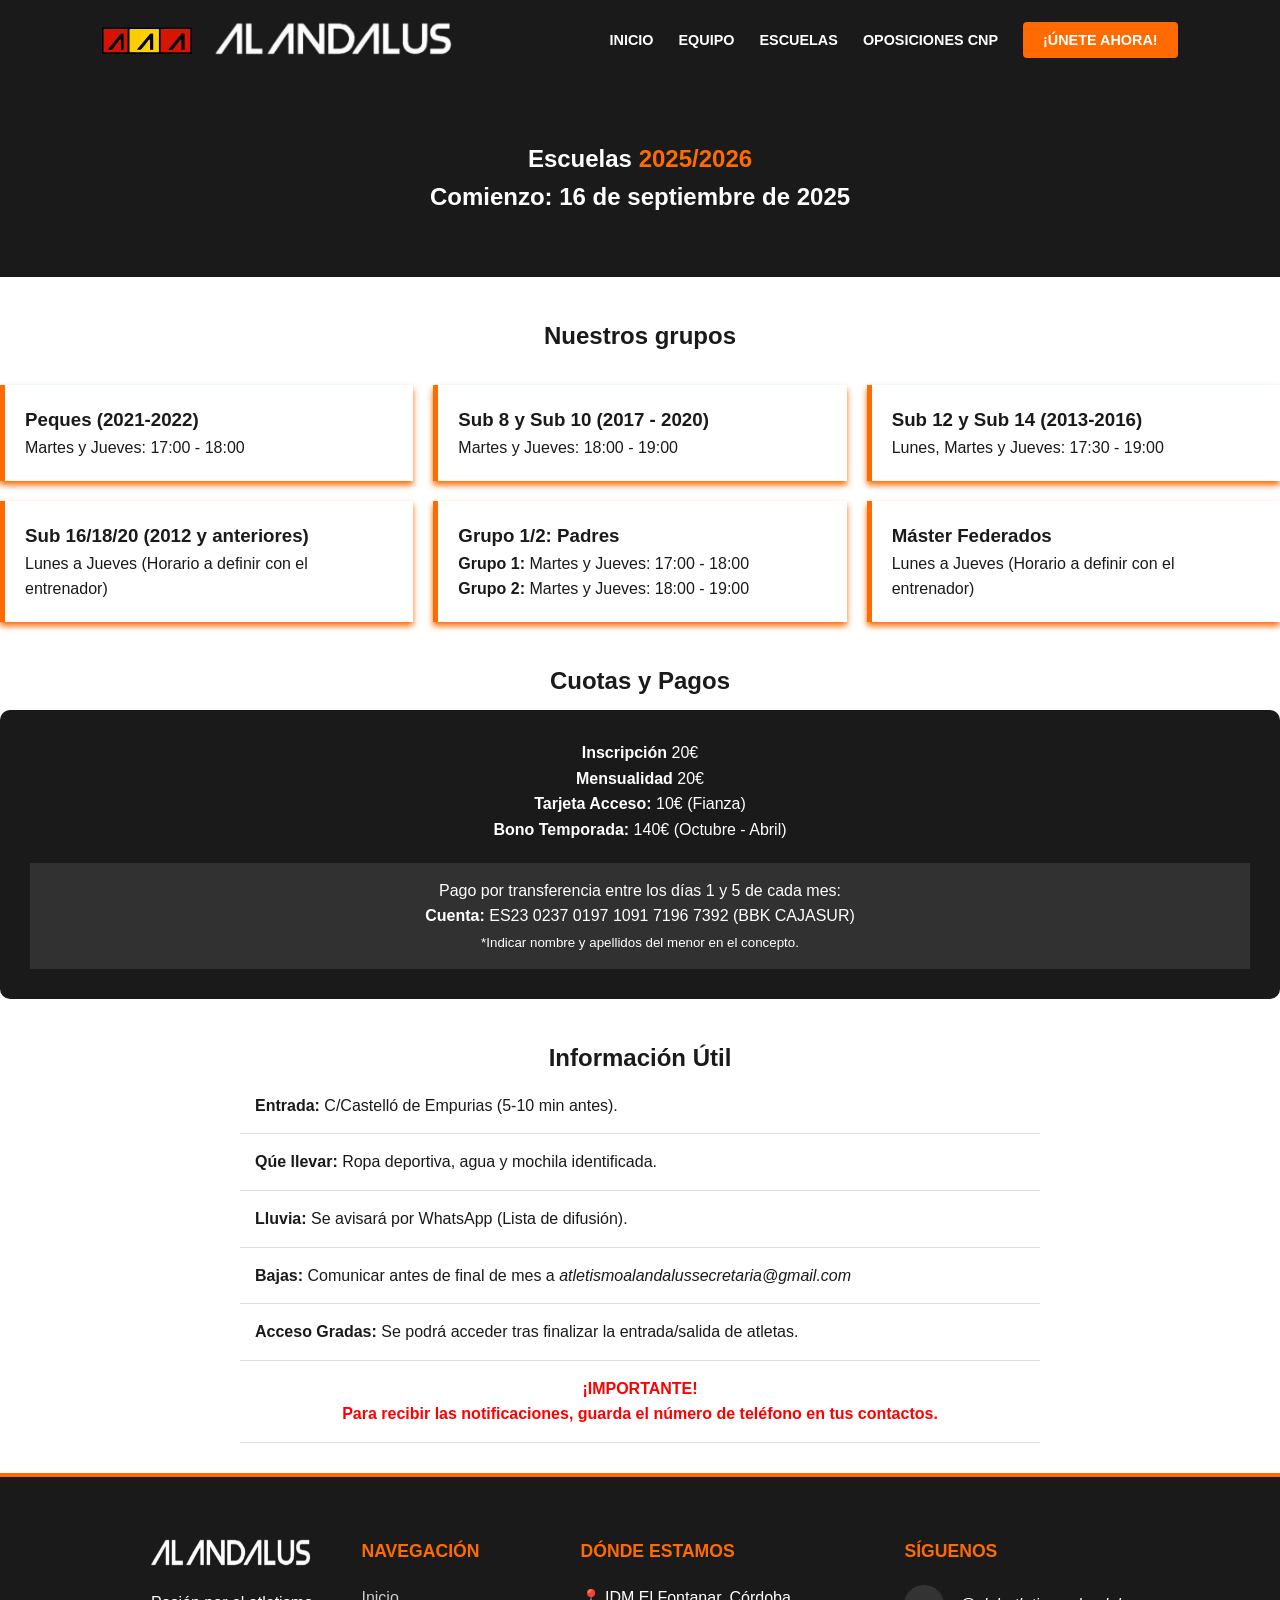
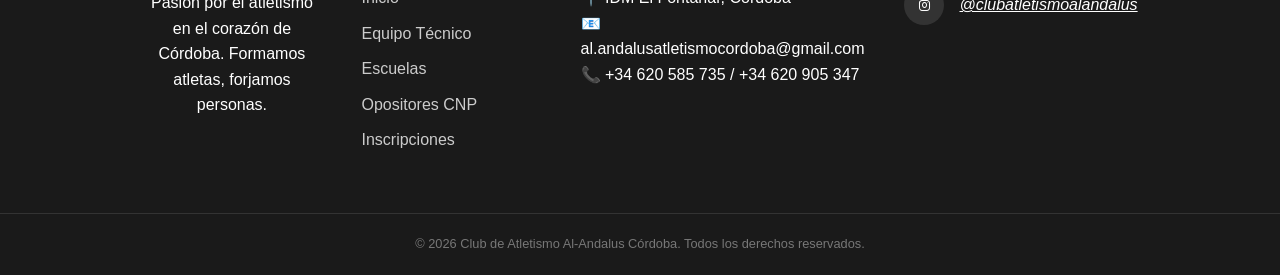
<file: escuelas.html>
<!DOCTYPE html>
<html lang="es">

<head>
    <meta charset="UTF-8">
    <meta name="viewport" content="width=device-width, initial-scale=1.0">
    <link rel="preconnect" href="https://fonts.googleapis.com">
    <link rel="preconnect" href="https://fonts.gstatic.com" crossorigin>
    <link href="https://fonts.googleapis.com/css2?family=MedievalSharp&family=swap" rel="stylesheet">
    <link rel="icon" type="image/png" href="logoactual.jpeg">
    <title>Escuelas | Al-Andalus</title>
    <link rel="stylesheet" href="style.css">
    <link rel="stylesheet" href="style-mobile.css">
    <link rel="stylesheet" href="https://cdnjs.cloudflare.com/ajax/libs/font-awesome/6.5.1/css/all.min.css">
</head>

<body>
    <nav class="navbar">
        <div class="logo">
            <img src="logoactual.jpeg" alt="Logo Al-Ándalus" class="escudo">
            <img src="name.png" alt="Logo Al-Ándalus" class="name">
        </div>
        <ul class="nav-links">
            <li><a href="index.html">Inicio</a></li>
            <li><a href="equipo.html">Equipo</a></li>
            <li><a href="escuelas.html">Escuelas</a></li>
            <li><a href="opositores.html">Oposiciones CNP</a></li>
            <li><a href="#inscripciones" class="btn-cta">¡Únete ahora!</a></li>
        </ul>
    </nav>

    <main class="content-page">
        <section class="page-header">
            <h1>Escuelas <span class="highlight">2025/2026</span>
                <p>Comienzo: 16 de septiembre de 2025</p>
        </section>
        <section class="info-section">
            <h2>Nuestros grupos</h2>
            <div class="grid-grupos">
                <div class="card-grupo">
                    <h3>Peques (2021-2022)</h3>
                    <p>Martes y Jueves: 17:00 - 18:00</p>
                </div>
                <div class="card-grupo">
                    <h3>Sub 8 y Sub 10 (2017 - 2020)</h3>
                    <p>Martes y Jueves: 18:00 - 19:00</p>
                </div>
                <div class="card-grupo">
                    <h3>Sub 12 y Sub 14 (2013-2016)</h3>
                    <p>Lunes, Martes y Jueves: 17:30 - 19:00</p>
                </div>
                <div class="card-grupo">
                    <h3>Sub 16/18/20 (2012 y anteriores)</h3>
                    <p>Lunes a Jueves (Horario a definir con el entrenador)</p>
                </div>
                <div class="card-grupo">
                    <h3>Grupo 1/2: Padres</h3>
                    <p><strong>Grupo 1:</strong> Martes y Jueves: 17:00 - 18:00</p>
                    <p><strong>Grupo 2:</strong> Martes y Jueves: 18:00 - 19:00</p>
                </div>
                <div class="card-grupo">
                    <h3>Máster Federados</h3>
                    <p>Lunes a Jueves (Horario a definir con el entrenador)</p>
                </div>
            </div>
        </section>
        <section class="info-section alternate-bg">
            <h2>Cuotas y Pagos</h2>
            <div class="pricing-container">
                <p><strong>Inscripción</strong> 20€</p>
                <p><strong>Mensualidad</strong> 20€</p>
                <p><strong>Tarjeta Acceso:</strong> 10€ (Fianza)</p>
                <p><strong>Bono Temporada:</strong> 140€ (Octubre - Abril)</p>
                <div class="bank-info">
                    <p>Pago por transferencia entre los días 1 y 5 de cada mes:</p>
                    <p><strong>Cuenta:</strong> ES23 0237 0197 1091 7196 7392 (BBK CAJASUR)</p>
                    <p><small>*Indicar nombre y apellidos del menor en el concepto.</small></p>
                </div>
            </div>
        </section>
        <section class="info-section">
            <h2>Información Útil</h2>
            <ul class="faq-list">
                <li><strong>Entrada:</strong> C/Castelló de Empurias (5-10 min antes).</li>
                <li><strong>Qúe llevar:</strong> Ropa deportiva, agua y mochila identificada.</li>
                <li><strong>Lluvia:</strong> Se avisará por WhatsApp (Lista de difusión).</li>
                <li><strong>Bajas:</strong> Comunicar antes de final de mes a
                    <em>atletismoalandalussecretaria@gmail.com</em>
                </li>
                <li><strong>Acceso Gradas:</strong> Se podrá acceder tras finalizar la entrada/salida de atletas.</li>
                <li class="importante"><strong class="importante">¡IMPORTANTE!</strong>
                    <P></P>Para recibir las notificaciones, guarda el número de teléfono en tus contactos.
                </li>
            </ul>
        </section>
    </main>
    <footer class="footer">
        <div class="footer-container">
            <div class="footer-column about">
                <img src="name.png" alt="Logo Al-Ándalus" class="footer-logo">
                <p>Pasión por el atletismo en el corazón de Córdoba. Formamos atletas, forjamos personas.</p>
            </div>
            <div class="footer-column links">
                <h4>Navegación</h4>
                <ul>
                    <li><a href="index.html">Inicio</a></li>
                    <li><a href="equipo.html">Equipo Técnico</a></li>
                    <li><a href="escuelas.html">Escuelas</a></li>
                    <li><a href="opositores.html">Opositores CNP</a></li>
                    <li><a href="index.html#inscripciones">Inscripciones</a></li>
                </ul>
            </div>

            <div class="footer-column contact">
                <h4>Dónde estamos</h4>
                <p>📍 IDM El Fontanar, Córdoba</p>
                <p>📧 al.andalusatletismocordoba@gmail.com</p>
                <p>📞 +34 620 585 735 / +34 620 905 347</p>
            </div>

            <div class="footer-column social">
                <h4>Síguenos</h4>
                <div class="social-links">
                    <a href="https://www.instagram.com/clubdeatletismoalandalus?utm_source=ig_web_button_share_sheet&igsh=ZDNlZDc0MzIxNw=="
                        class="social-icon" aria-label="Instagram">
                        <i class="fa-brands fa-instagram"></i>
                    </a>
                    <a href="https://www.instagram.com/clubdeatletismoalandalus?utm_source=ig_web_button_share_sheet&igsh=ZDNlZDc0MzIxNw=="
                        class="link"><em>@clubatletismoalandalus</em></a>
                </div>
            </div>
        </div>
        <div class="footer-bottom">
            <p>&copy; 2026 Club de Atletismo Al-Andalus Córdoba. Todos los derechos reservados.</p>
        </div>
    </footer>
</body>

</html>
</file>
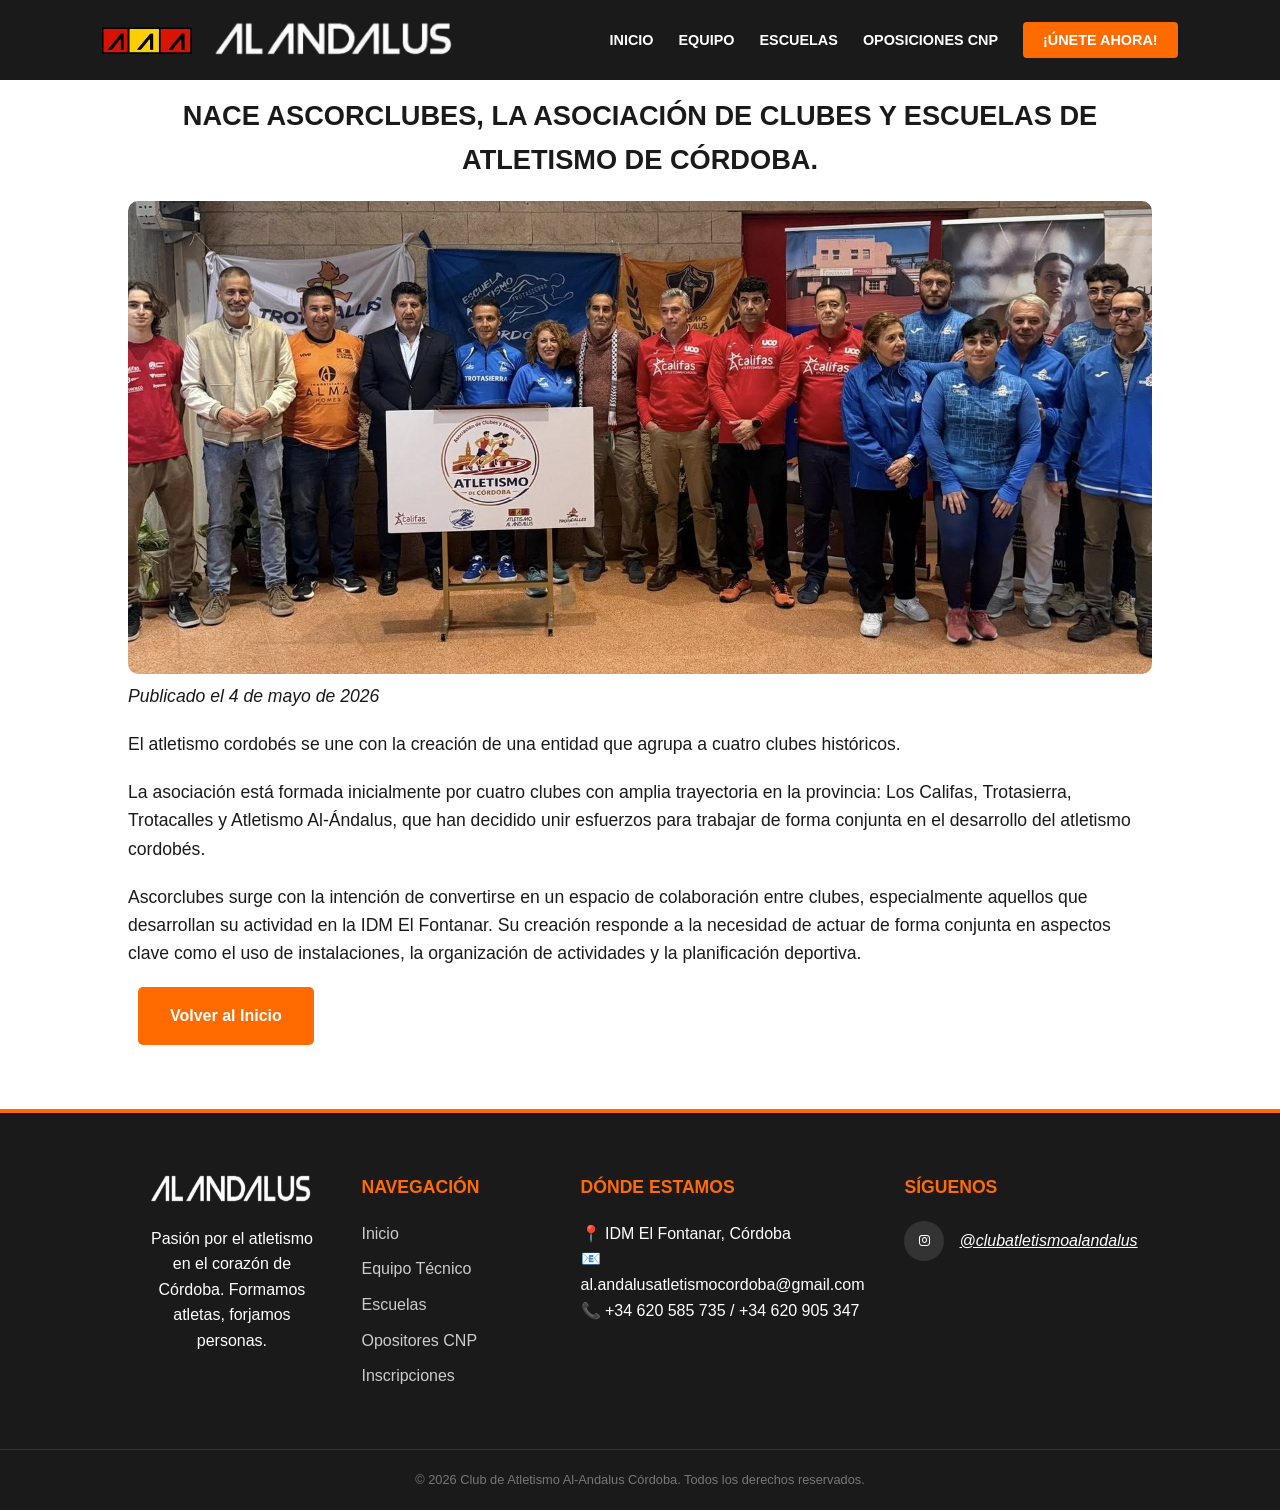
<file: noticia1.html>
<!DOCTYPE html>
<html lang="en">

<head>
    <meta charset="UTF-8">
    <meta name="viewport" content="width=device-width, initial-scale=1.0">
    <link rel="preconnect" href="https://fonts.googleapis.com">
    <link rel="preconnect" href="https://fonts.gstatic.com" crossorigin>
    <link href="https://fonts.googleapis.com/css2?family=MedievalSharp&family=swap" rel="stylesheet">
    <link rel="icon" type="image/png" href="logoactual.jpeg">
    <title>Ascorclubes | Al-Andalus</title>
    <link rel="stylesheet" href="style.css">
    <link rel="stylesheet" href="style-mobile.css">
    <link rel="stylesheet" href="https://cdnjs.cloudflare.com/ajax/libs/font-awesome/6.5.1/css/all.min.css">
</head>

<body>
    <nav class="navbar">
        <div class="logo">
            <img src="logoactual.jpeg" alt="Logo Al-Ándalus" class="escudo">
            <img src="name.png" alt="Logo Al-Ándalus" class="name">
        </div>
        <ul class="nav-links">
            <li><a href="index.html">Inicio</a></li>
            <li><a href="equipo.html">Equipo</a></li>
            <li><a href="escuelas.html">Escuelas</a></li>
            <li><a href="opositores.html">Oposiciones CNP</a></li>
            <li><a href="#inscripciones" class="btn-cta">¡Únete ahora!</a></li>
        </ul>
    </nav>

    <main class="container article-page">
        <article>
            <h1>Nace Ascorclubes, la Asociación de Clubes y Escuelas de Atletismo de Córdoba.</h1>
            <img src="noticia1.jpg" alt="Imagen noticia" style="width: 100%; height: auto; border-radius: 10px;">
            <p class="sdate"><cite>Publicado el 4 de mayo de 2026</cite></p>
            <p> El atletismo cordobés se une con la creación de una entidad que agrupa a cuatro clubes históricos.</p>
            <p>La asociación está formada inicialmente por cuatro clubes con amplia trayectoria en la provincia: Los
                Califas, Trotasierra, Trotacalles y Atletismo Al-Ándalus, que han decidido unir esfuerzos para trabajar
                de forma conjunta en el desarrollo
                del atletismo cordobés.</p>
            <p>Ascorclubes surge con la intención de convertirse en un espacio de colaboración entre clubes,
                especialmente aquellos que desarrollan su actividad en la IDM El Fontanar. Su creación responde a la
                necesidad de actuar de forma conjunta en aspectos clave como el uso de instalaciones, la organización de
                actividades y la planificación deportiva.</p>
            <a href="index.html" class="btn-primary">Volver al Inicio</a>
        </article>
    </main>

    <footer class="footer">
        <div class="footer-container">
            <div class="footer-column about">
                <img src="name.png" alt="Logo Al-Ándalus" class="footer-logo">
                <p>Pasión por el atletismo en el corazón de Córdoba. Formamos atletas, forjamos personas.</p>
            </div>
            <div class="footer-column links">
                <h4>Navegación</h4>
                <ul>
                    <li><a href="index.html">Inicio</a></li>
                    <li><a href="equipo.html">Equipo Técnico</a></li>
                    <li><a href="escuelas.html">Escuelas</a></li>
                    <li><a href="opositores.html">Opositores CNP</a></li>
                    <li><a href="#inscripciones">Inscripciones</a></li>
                </ul>
            </div>

            <div class="footer-column contact">
                <h4>Dónde estamos</h4>
                <p>📍 IDM El Fontanar, Córdoba</p>
                <p>📧 al.andalusatletismocordoba@gmail.com</p>
                <p>📞 +34 620 585 735 / +34 620 905 347</p>
            </div>

            <div class="footer-column social">
                <h4>Síguenos</h4>
                <div class="social-links">
                    <a href="https://www.instagram.com/clubdeatletismoalandalus?utm_source=ig_web_button_share_sheet&igsh=ZDNlZDc0MzIxNw=="
                        class="social-icon" aria-label="Instagram">
                        <i class="fa-brands fa-instagram"></i>
                    </a>
                    <a href="https://www.instagram.com/clubdeatletismoalandalus?utm_source=ig_web_button_share_sheet&igsh=ZDNlZDc0MzIxNw=="
                        class="link"><em>@clubatletismoalandalus</em></a>
                </div>
            </div>
        </div>
        <div class="footer-bottom">
            <p>&copy; 2026 Club de Atletismo Al-Andalus Córdoba. Todos los derechos reservados.</p>
        </div>
    </footer>
</body>

</html>
</file>
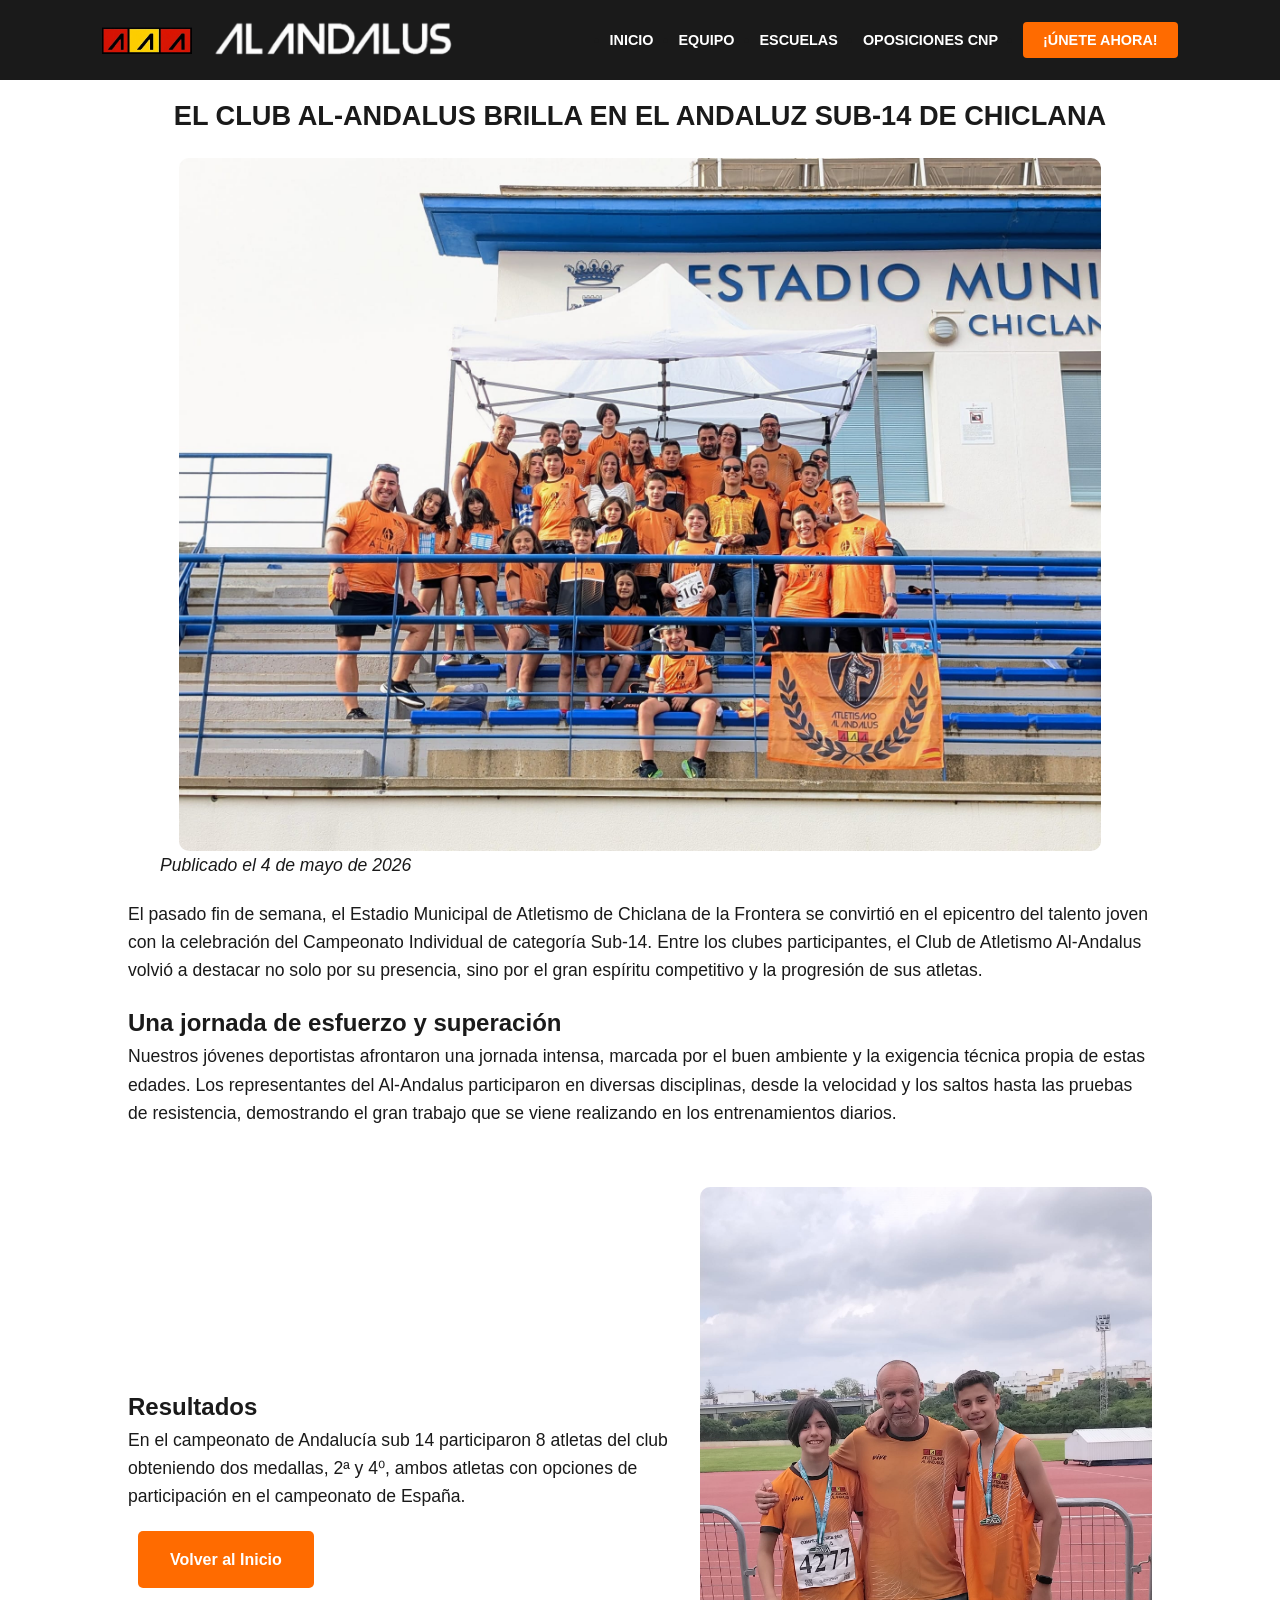
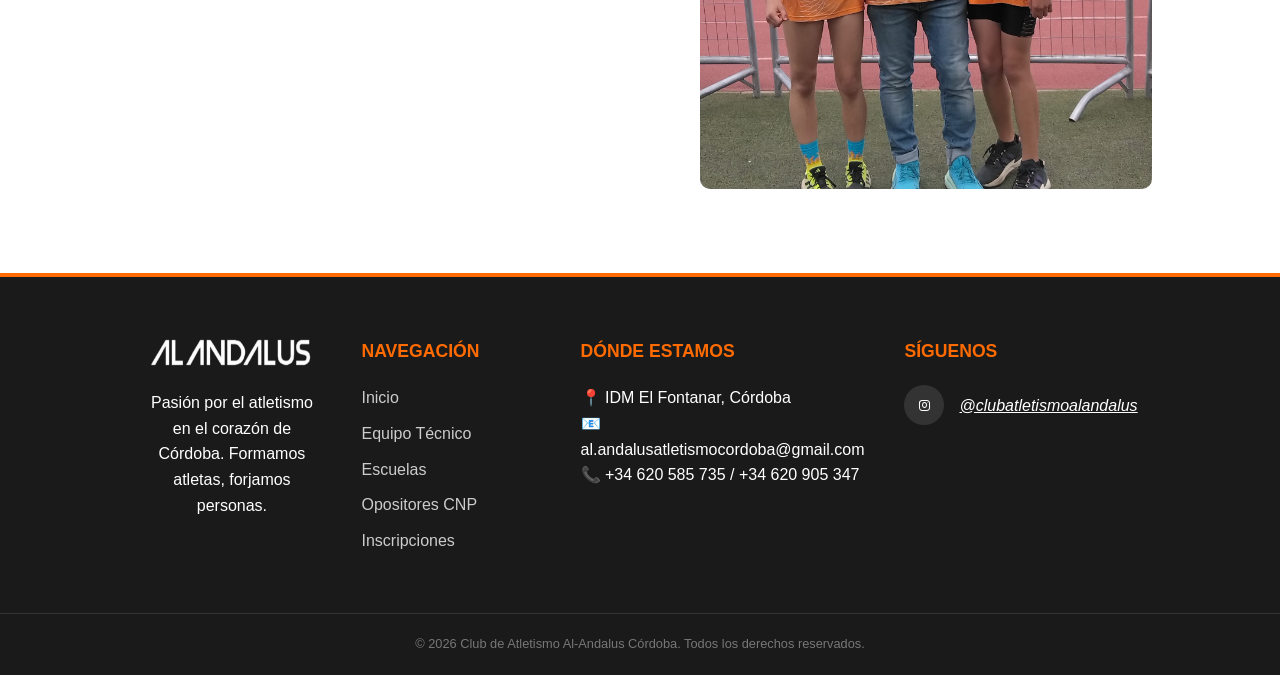
<file: noticia2.html>
<!DOCTYPE html>
<html lang="en">

<head>
    <meta charset="UTF-8">
    <meta name="viewport" content="width=device-width, initial-scale=1.0">
    <link rel="preconnect" href="https://fonts.googleapis.com">
    <link rel="preconnect" href="https://fonts.gstatic.com" crossorigin>
    <link href="https://fonts.googleapis.com/css2?family=MedievalSharp&family=swap" rel="stylesheet">
    <link rel="icon" type="image/png" href="logoactual.jpeg">
    <title>Campeonato Andalucía Sub-14 | Al-Andalus</title>
    <link rel="stylesheet" href="style.css">
    <link rel="stylesheet" href="style-mobile.css">
    <link rel="stylesheet" href="https://cdnjs.cloudflare.com/ajax/libs/font-awesome/6.5.1/css/all.min.css">
</head>

<body>
    <nav class="navbar">
        <div class="logo">
            <img src="logoactual.jpeg" alt="Logo Al-Ándalus" class="escudo">
            <img src="name.png" alt="Logo Al-Ándalus" class="name">
        </div>
        <ul class="nav-links">
            <li><a href="index.html">Inicio</a></li>
            <li><a href="equipo.html">Equipo</a></li>
            <li><a href="escuelas.html">Escuelas</a></li>
            <li><a href="opositores.html">Oposiciones CNP</a></li>
            <li><a href="#inscripciones" class="btn-cta">¡Únete ahora!</a></li>
        </ul>
    </nav>

    <main class="container article-page">
        <article>
            <h1>El Club Al-Andalus brilla en el Andaluz Sub-14 de Chiclana</h1>
            <img src="cpto.sub-14(grupo).jpeg" alt="Imagen noticia"
                style="width: 90%; height: auto; border-radius: 10px; display: block; margin: 0 auto;">
            <p class="sdate" style="margin-left: 32px;"><cite>Publicado el 4 de mayo de 2026</cite> </p>
            <p>El pasado fin de semana, el Estadio Municipal de Atletismo de Chiclana de la Frontera se convirtió en el
                epicentro del talento joven con la celebración del Campeonato Individual de categoría Sub-14. Entre los
                clubes participantes, el Club de Atletismo Al-Andalus volvió a destacar no solo por su presencia, sino
                por el gran espíritu competitivo y la progresión de sus atletas.</p>
            <h2>Una jornada de esfuerzo y superación</h2>
            <p>Nuestros jóvenes deportistas afrontaron una jornada intensa, marcada por el buen ambiente y la exigencia
                técnica propia de estas edades. Los representantes del Al-Andalus participaron en diversas disciplinas,
                desde la velocidad y los saltos hasta las pruebas de resistencia, demostrando el gran trabajo que se
                viene realizando en los entrenamientos diarios.</p>
            <div class="seccion-resultados">
                <div class="resultados-contenido">
                    <h2>Resultados</h2>
                    <p>En el campeonato de Andalucía sub 14 participaron 8 atletas del club obteniendo dos medallas, 2ª
                        y 4⁰, ambos atletas con opciones de participación en el campeonato de España.</p>
                    <a href="index.html" class="btn-primary">Volver al Inicio</a>
                </div>
                <div class="resultados-imagen">
                    <img src="cpto.sub-14.jpeg" alt="Resultados Campeonato">
                </div>
            </div>
        </article>
    </main>

    <footer class="footer">
        <div class="footer-container">
            <div class="footer-column about">
                <img src="name.png" alt="Logo Al-Ándalus" class="footer-logo">
                <p>Pasión por el atletismo en el corazón de Córdoba. Formamos atletas, forjamos personas.</p>
            </div>
            <div class="footer-column links">
                <h4>Navegación</h4>
                <ul>
                    <li><a href="index.html">Inicio</a></li>
                    <li><a href="equipo.html">Equipo Técnico</a></li>
                    <li><a href="escuelas.html">Escuelas</a></li>
                    <li><a href="opositores.html">Opositores CNP</a></li>
                    <li><a href="#inscripciones">Inscripciones</a></li>
                </ul>
            </div>

            <div class="footer-column contact">
                <h4>Dónde estamos</h4>
                <p>📍 IDM El Fontanar, Córdoba</p>
                <p>📧 al.andalusatletismocordoba@gmail.com</p>
                <p>📞 +34 620 585 735 / +34 620 905 347</p>
            </div>

            <div class="footer-column social">
                <h4>Síguenos</h4>
                <div class="social-links">
                    <a href="https://www.instagram.com/clubdeatletismoalandalus?utm_source=ig_web_button_share_sheet&igsh=ZDNlZDc0MzIxNw=="
                        class="social-icon" aria-label="Instagram">
                        <i class="fa-brands fa-instagram"></i>
                    </a>
                    <a href="https://www.instagram.com/clubdeatletismoalandalus?utm_source=ig_web_button_share_sheet&igsh=ZDNlZDc0MzIxNw=="
                        class="link"><em>@clubatletismoalandalus</em></a>
                </div>
            </div>
        </div>
        <div class="footer-bottom">
            <p>&copy; 2026 Club de Atletismo Al-Andalus Córdoba. Todos los derechos reservados.</p>
        </div>
    </footer>
</body>

</html>
</file>
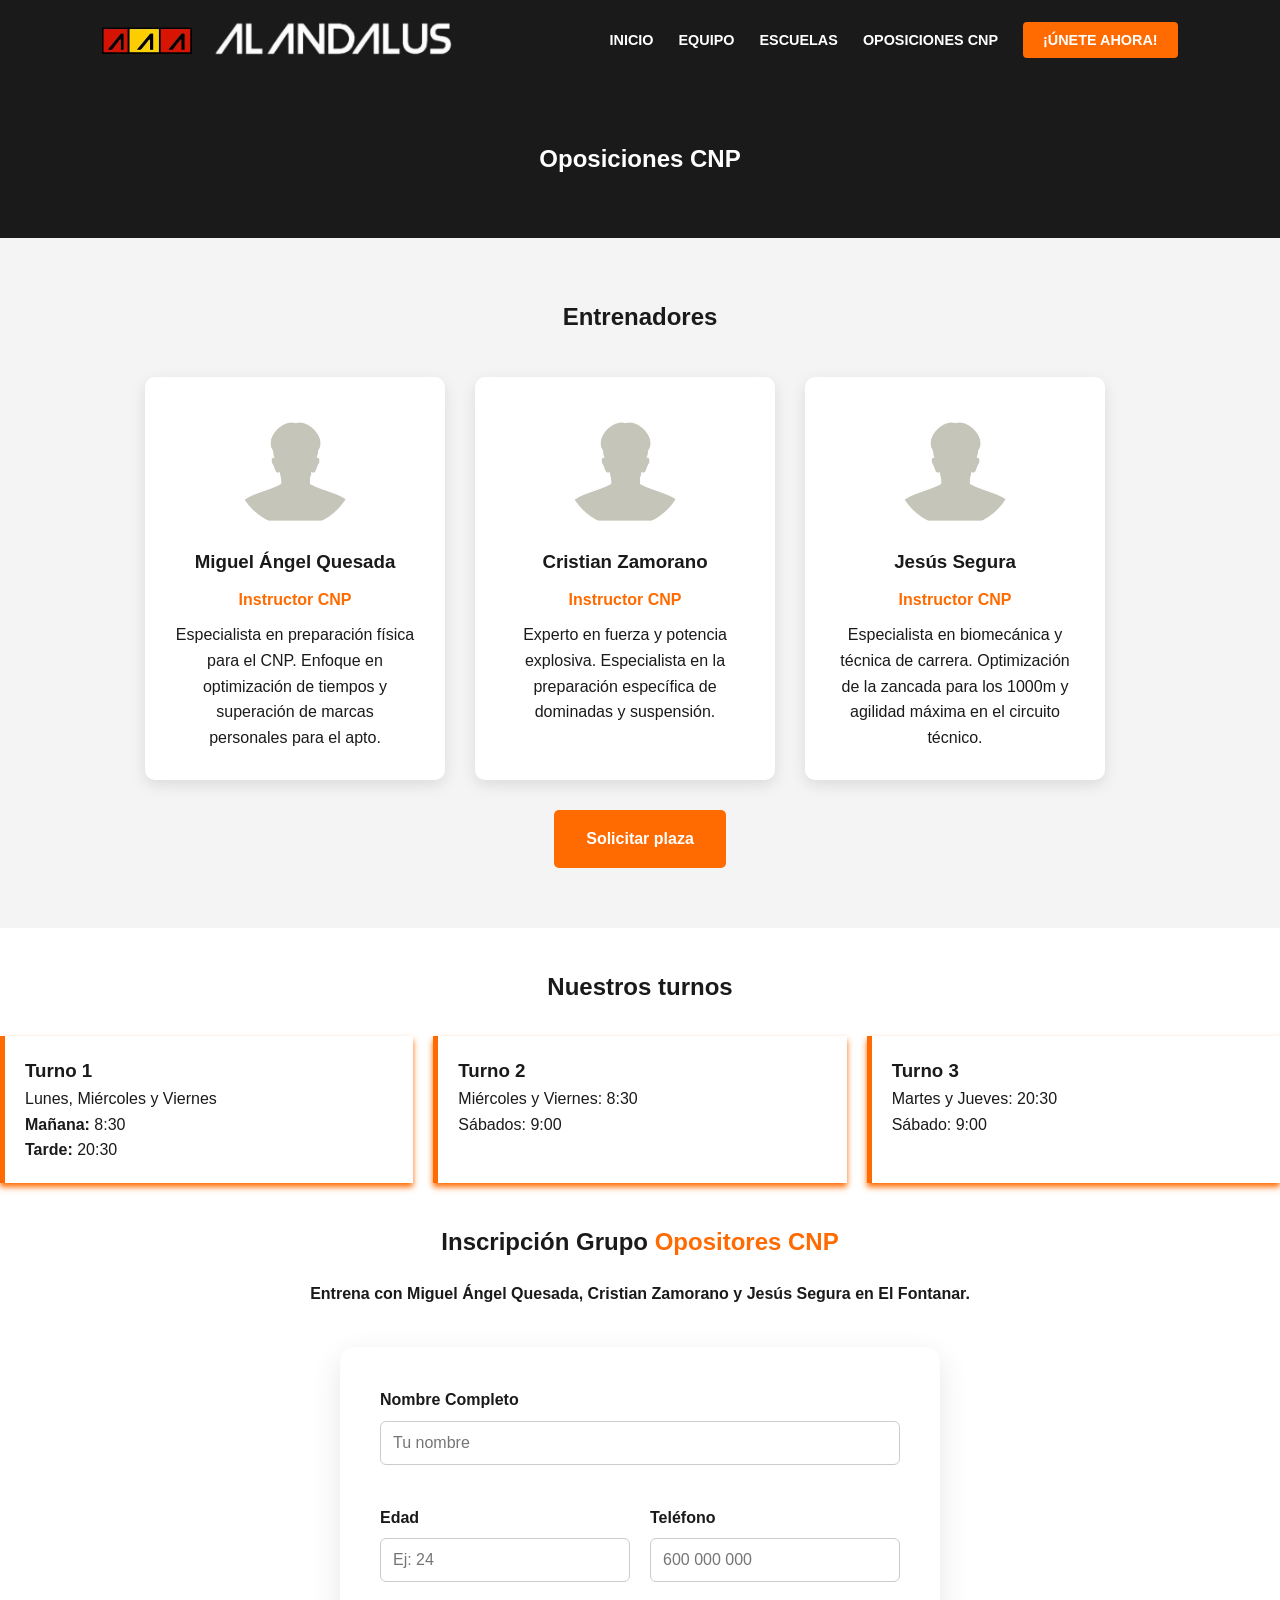
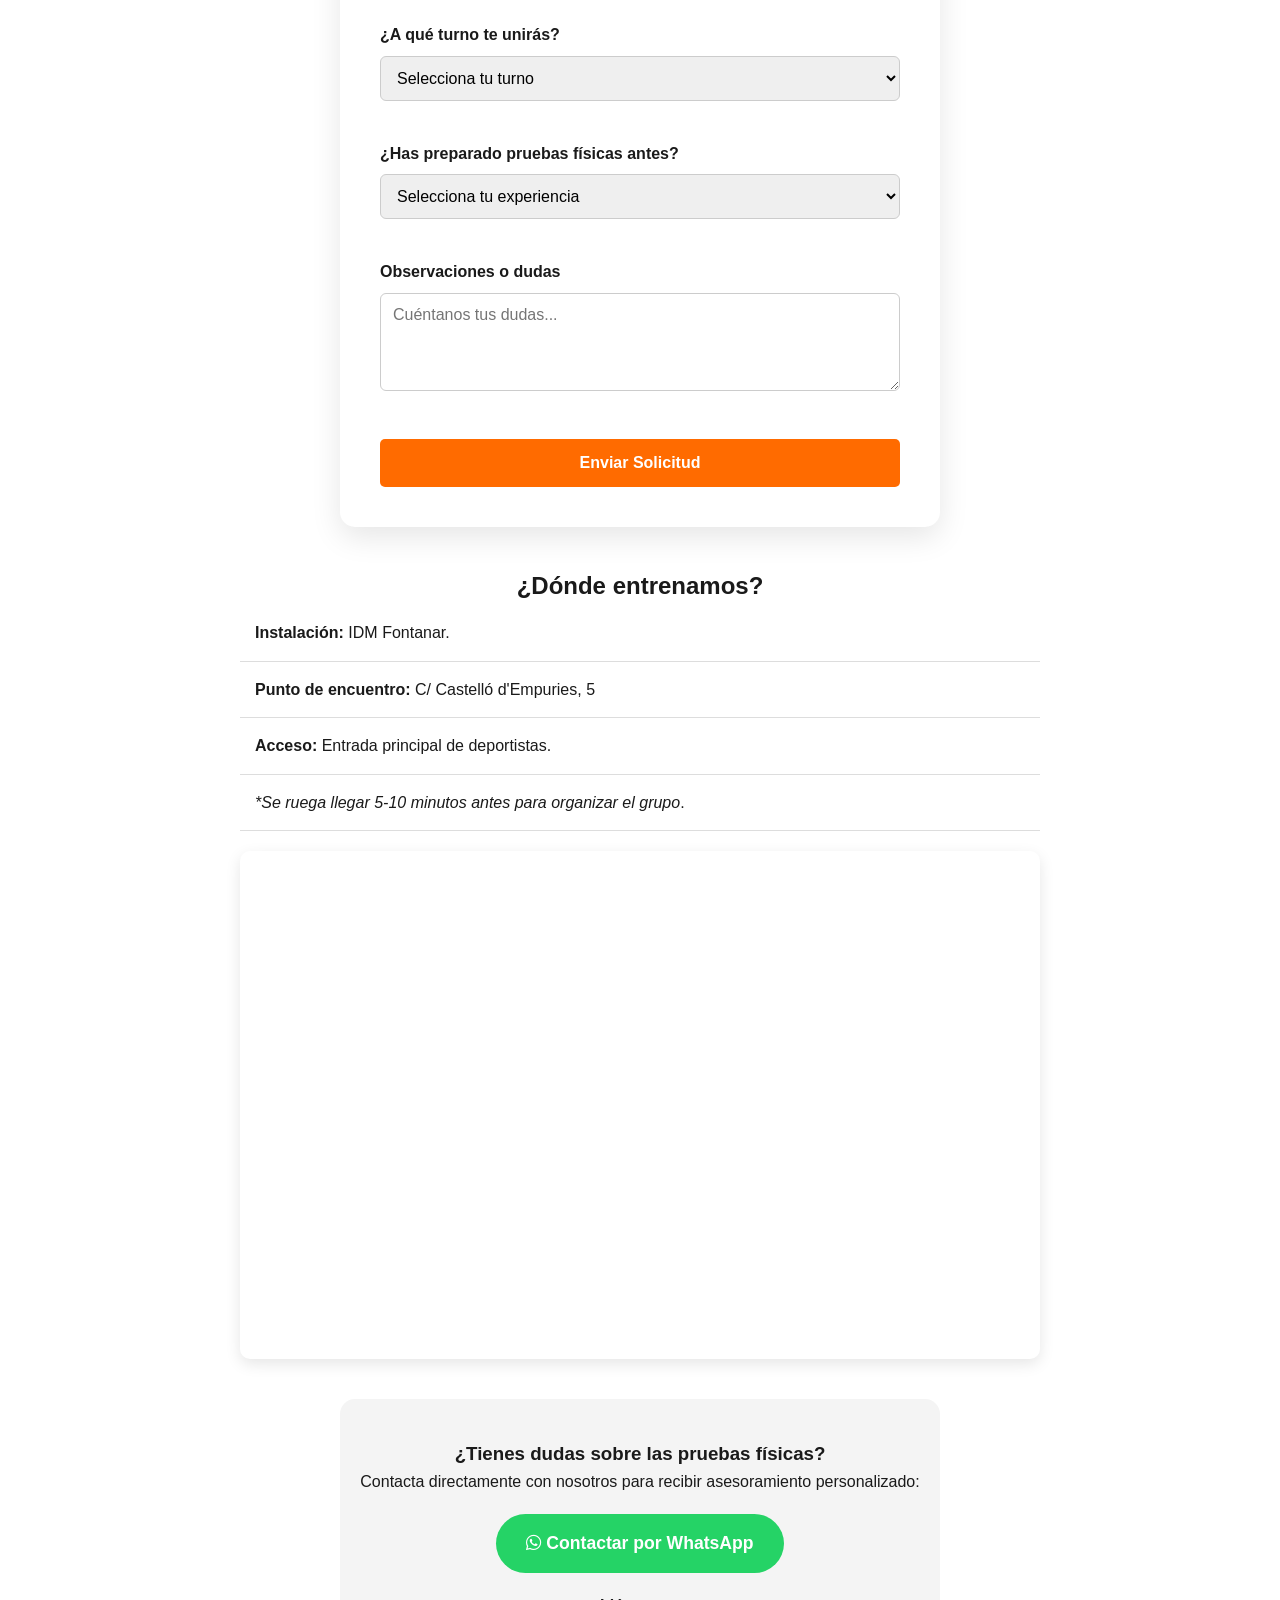
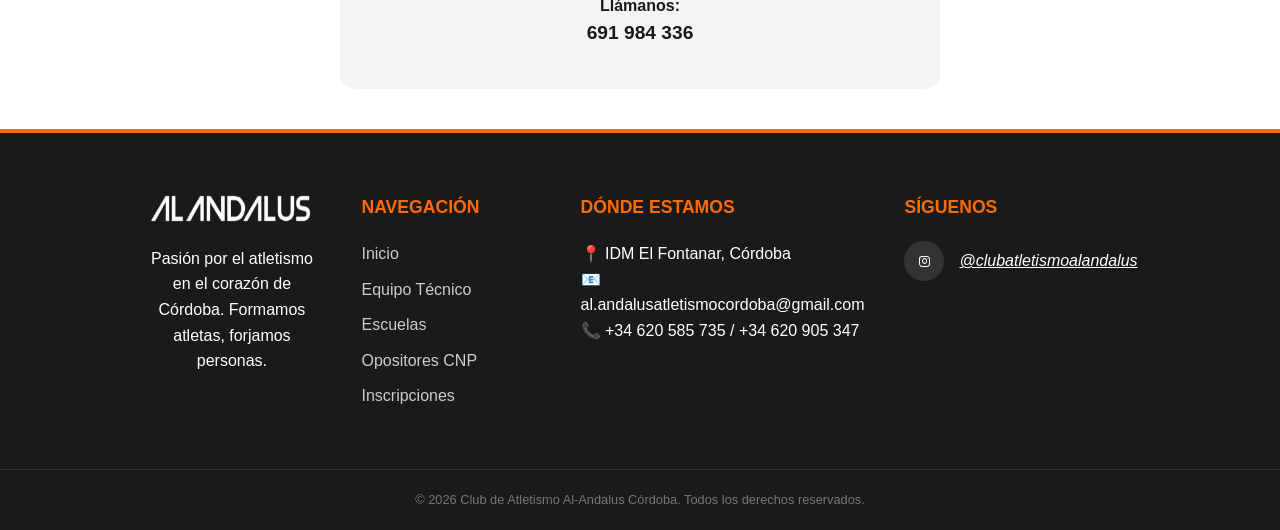
<file: opositores.html>
<!DOCTYPE html>
<html lang="en">

<head>
    <meta charset="UTF-8">
    <meta name="viewport" content="width=device-width, initial-scale=1.0">
    <link rel="preconnect" href="https://fonts.googleapis.com">
    <link rel="preconnect" href="https://fonts.gstatic.com" crossorigin>
    <link href="https://fonts.googleapis.com/css2?family=MedievalSharp&family=swap" rel="stylesheet">
    <link rel="icon" type="image/png" href="logoactual.jpeg">
    <title>Opositores | Al-Andalus</title>
    <link rel="stylesheet" href="style.css">
    <link rel="stylesheet" href="style-mobile.css">
    <link rel="stylesheet" href="https://cdnjs.cloudflare.com/ajax/libs/font-awesome/6.5.1/css/all.min.css">
</head>

<body>
    <nav class="navbar">
        <div class="logo">
            <img src="logoactual.jpeg" alt="Logo Al-Ándalus" class="escudo">
            <img src="name.png" alt="Logo Al-Ándalus" class="name">
        </div>
        <ul class="nav-links">
            <li><a href="index.html">Inicio</a></li>
            <li><a href="equipo.html">Equipo</a></li>
            <li><a href="escuelas.html">Escuelas</a></li>
            <li><a href="opositores.html">Oposiciones CNP</a></li>
            <li><a href="index.html#inscripciones" class="btn-cta">¡Únete ahora!</a></li>
        </ul>
    </nav>
    <main>
        <section class="page-header">
            <h1>Oposiciones <span class="higlight">CNP</span></h1>
        </section>
        <section class="coaches-section">
            <h2>Entrenadores</h2>
            <div class="coaches-grid">
                <div class="coach-card">
                    <img src="entrenador.jpg" alt="Fernando Ariza" class="coach-img">
                    <h3>Miguel Ángel Quesada</h3>
                    <p class="role">Instructor CNP</p>
                    <p>Especialista en preparación física para el CNP. Enfoque en optimización de tiempos y superación
                        de marcas personales para el apto.</p>
                </div>
                <div class="coach-card">
                    <img src="entrenador.jpg" alt="Fernando Ariza" class="coach-img">
                    <h3>Cristian Zamorano</h3>
                    <p class="role">Instructor CNP</p>
                    <p>Experto en fuerza y potencia explosiva. Especialista en la preparación específica de dominadas y
                        suspensión.</p>
                </div>
                <div class="coach-card">
                    <img src="entrenador.jpg" alt="Fernando Ariza" class="coach-img">
                    <h3>Jesús Segura</h3>
                    <p class="role">Instructor CNP</p>
                    <p>Especialista en biomecánica y técnica de carrera. Optimización de la zancada para los 1000m y
                        agilidad máxima en el circuito técnico.</p>
                </div>
                <div></div>
                <a href="#inscripcion-opositores" class="btn-primary">Solicitar plaza</a>
            </div>
        </section>
        <section class="info-section">
            <h2>Nuestros turnos</h2>
            <div class="grid-grupos">
                <div class="card-grupo">
                    <h3>Turno 1</h3>
                    <p>Lunes, Miércoles y Viernes</p>
                    <p><strong>Mañana:</strong> 8:30</p>
                    <p><strong>Tarde:</strong> 20:30</p>
                </div>
                <div class="card-grupo">
                    <h3>Turno 2</h3>
                    <p>Miércoles y Viernes: 8:30</p>
                    <p>Sábados: 9:00</p>
                </div>
                <div class="card-grupo">
                    <h3>Turno 3</h3>
                    <p>Martes y Jueves: 20:30</p>
                    <p>Sábado: 9:00 </p>
                </div>
            </div>
        </section>

        <section id="inscripcion-opositores" class="form-section">
            <h2>Inscripción Grupo <span class="highlight">Opositores CNP</span></h2>
            <p>Entrena con Miguel Ángel Quesada, Cristian Zamorano y Jesús Segura en El Fontanar.</p>

            <form action="https://formspree.io/f/mzdopwzq" method="POST" class="opositores-form">
                <input type="hidden" name="_subject" value="Nueva Solicitud: OPOSICIONES CNP">

                <div class="form-group">
                    <label>Nombre Completo</label>
                    <input type="text" name="Nombre" placeholder="Tu nombre" required>
                </div>
                <div class="form-group-row">
                    <div class="form-group">
                        <label>Edad</label>
                        <input type="number" name="Edad" placeholder="Ej: 24" required>
                    </div>
                    <div class="form-group">
                        <label>Teléfono</label>
                        <input type="tel" name="Teléfono" placeholder="600 000 000" required>
                    </div>
                </div>
                <div class="form-group">
                    <label>¿A qué turno te unirás?</label>
                    <select name="Turno">
                        <option value="" disabled selected>Selecciona tu turno</option>
                        <option value="Turno 1">Turno 1</option>
                        <option value="Turno 2">Turno 2</option>
                        <option value="Turno 3">Turno 3</option>
                    </select>
                </div>
                <div class="form-group">
                    <label>¿Has preparado pruebas físicas antes?</label>
                    <select name="experiencia">
                        <option value="" disabled selected>Selecciona tu experiencia</option>
                        <option value="Principiante">No, empiezo de cero</option>
                        <option value="Intermedio">He entrenado por mi cuenta</option>
                        <option value="Avanzado">Ya he aprobado otras veces</option>
                    </select>
                </div>
                <div class="form-group">
                    <label>Observaciones o dudas</label>
                    <textarea name="mensaje" rows="4" placeholder="Cuéntanos tus dudas..."></textarea>
                </div>
                <button type="submit" class="btn-submit">Enviar Solicitud</button>
            </form>
        </section>

        <section class="info-section">
            <h2>¿Dónde entrenamos?</h2>
            <div class="ubicación-container">
                <ul class="faq-list">
                    <li><strong>Instalación:</strong> IDM Fontanar.</li>
                    <li><strong>Punto de encuentro:</strong> C/ Castelló d'Empuries, 5</li>
                    <li><strong>Acceso:</strong> Entrada principal de deportistas.</li>
                    <li>
                        <cite>*Se ruega llegar 5-10 minutos antes para organizar el grupo</cite>.
                    </li>

                    <div class="mapa-placeholder">
                        <iframe
                            src="https://www.google.com/maps/embed?pb=!1m18!1m12!1m3!1d3149.5144873477852!2d-4.7959321!3d37.8716492!2m3!1f0!2f0!3f0!3m2!1i1024!2i768!4f13.1!3m3!1m2!1s0xd6d209ed398a679%3A0xfe712c38b88f228b!2sINSTALACI%C3%93N%20DEPORTIVA%20Y%20PISTA%20DE%20ATLETISMO%20EL%20FONTANAR!5e0!3m2!1ses!2ses!4v1777535710801!5m2!1ses!2ses"
                            width="100%" height="500" style="border:0;" allowfullscreen="" loading="lazy"
                            referrerpolicy=" no-referrer-when-downgrade"></iframe>
                    </div>
            </div>
        </section>

        <section class="contacto-directo">
            <h3>¿Tienes dudas sobre las pruebas físicas?</h3>
            <p>Contacta directamente con nosotros para recibir asesoramiento personalizado:</p>
            <div class="botones-contacto">
                <a href="https://wa.me/34691984336" class="btn-whatsapp">
                    <i class="fab fa-whatsapp"></i> Contactar por WhatsApp
                </a>
                <div class="telefonos">
                    <p><strong>Llámanos:</strong></p>
                    <a href="tel:+34691984336">691 984 336</a>
                </div>
            </div>
        </section>
    </main>

    <footer class="footer">
        <div class="footer-container">
            <div class="footer-column about">
                <img src="name.png" alt="Logo Al-Ándalus" class="footer-logo">
                <p>Pasión por el atletismo en el corazón de Córdoba. Formamos atletas, forjamos personas.</p>
            </div>
            <div class="footer-column links">
                <h4>Navegación</h4>
                <ul>
                    <li><a href="index.html">Inicio</a></li>
                    <li><a href="equipo.html">Equipo Técnico</a></li>
                    <li><a href="escuelas.html">Escuelas</a></li>
                    <li><a href="opositores.html">Opositores CNP</a></li>
                    <li><a href="index.html#inscripciones">Inscripciones</a></li>
                </ul>
            </div>

            <div class="footer-column contact">
                <h4>Dónde estamos</h4>
                <p>📍 IDM El Fontanar, Córdoba</p>
                <p>📧 al.andalusatletismocordoba@gmail.com</p>
                <p>📞 +34 620 585 735 / +34 620 905 347</p>
            </div>

            <div class="footer-column social">
                <h4>Síguenos</h4>
                <div class="social-links">
                    <a href="https://www.instagram.com/clubdeatletismoalandalus?utm_source=ig_web_button_share_sheet&igsh=ZDNlZDc0MzIxNw=="
                        class="social-icon" aria-label="Instagram">
                        <i class="fa-brands fa-instagram"></i>
                    </a>
                    <a href="https://www.instagram.com/clubdeatletismoalandalus?utm_source=ig_web_button_share_sheet&igsh=ZDNlZDc0MzIxNw=="
                        class="link"><em>@clubatletismoalandalus</em></a>
                </div>
            </div>
        </div>
        <div class="footer-bottom">
            <p>&copy; 2026 Club de Atletismo Al-Andalus Córdoba. Todos los derechos reservados.</p>
        </div>
    </footer>
</body>

</html>
</file>
<file: style.css>
:root {
    --naranja: #FF6B00;
    --negro: #1A1A1A;
    --blanco: #ffffff;
    --gris-claro: #f4f4f4;
}

* {
    margin: 0;
    padding: 0;
    box-sizing: border-box;
}

.logo {
    display: flex;
    align-items: center;
    gap: 10px;
    flex-shrink: 0;
}

.name {
    height: 40px;
    width: auto;
    max-width: 100%;
    display: block;
}

.escudo {
    height: 27px;
    width: auto;
    max-width: 100%;
    display: block;
}

body {
    font-family: 'Montserrat', sans-serif;
    line-height: 1.6;
    color: var(--negro);
    background-color: var(--blanco);
}

.navbar {
    display: flex;
    justify-content: space-between;
    align-items: center;
    padding: 20px 8%;
    background-color: var(--negro);
    position: relative;
    top: 0;
    z-index: 1000;
}

.logo {
    font-family: "MedievalSharp", cursive;
    font-weight: bold;
    font-size: 2.5rem;
    letter-spacing: 2px;
    color: var(--naranja);
}

.nav-links {
    display: flex !important;
    flex-direction: row;
    align-items: center;
    gap: 25px;
}

.nav-links li a {
    color: var(--blanco);
    text-decoration: none;
    font-weight: 700;
    font-size: 0.9rem;
    text-transform: uppercase;
    transition: 0.3s;
}

.nav-links li a:hover {
    color: var(--naranja);
}

.nav-links li a:hover::after {
    width: 100%;
}

.nav-links li a.btn-cta {
    background: var(--naranja);
    padding: 10px 20px;
    border-radius: 4px;
    color: var(--blanco) !important;
}

.nav-links li a.btn-cta::after {
    display: none;
}

.nav-links li a.btn-cta:hover {
    background: #e65a00;
    transform: translateY(-2px);
    box-shadow: 0 4px 15px rgba(255, 107, 0, 0.3);
}

.btn-cta {
    background: var(--naranja);
    padding: 0.6rem 1.2rem;
    border-radius: 5px;
    transition: 0.3s;
}

html {
    scroll-behavior: smooth;
}

.hero {
    height: 80vh;
    background: linear-gradient(rgba(0, 0, 0, 0.7), rgba(0, 0, 0, 0.7)), url(hero.jpg) no-repeat center center/cover;
    display: flex;
    align-items: center;
    justify-content: center;
    text-align: center;
    color: var(--blanco);
}

.hero-content h1 {
    font-size: 3.5rem;
    font-weight: 900;
    margin-bottom: 1rem;
}

.highlight {
    color: var(--naranja);
}

.hero-btns {
    margin-top: 2rem;
}

.btn-primary,
.btn-secondary {
    padding: 1rem 2rem;
    text-decoration: none;
    font-weight: 700;
    border-radius: 5px;
    margin: 0 10px;
    display: inline-block;
    transition: 0.3s;
}

.btn-primary {
    background: var(--naranja);
    color: var(--blanco);
}

.btn-secondary {
    border: 2px solid var(--blanco);
    color: var(--blanco);
}

.btn-primary:hover {
    background: #e65a00;
}

.container {
    display: flex;
    justify-content: center;
    gap: 2rem;
    padding: 4rem 10%;
    margin-top: -50px;
}

.feature-card {
    background: var(--blanco);
    padding: 2rem;
    border-radius: 10px;
    box-shadow: 0 10px 30px rgba(0, 0, 0, 0.1);
    text-align: center;
    flex: 1;
}

.feature-card.highlighted {
    border-bottom: 5px solid var(--naranja);
}

.feature-card h3 {
    margin-bottom: 1rem;
    color: var(--negro);
}

.footer {
    background-color: var(--negro);
    color: var(--blanco);
    padding: 60px 0 20px 0;
    border-top: 4px solid var(--naranja);
}

.footer-container {
    max-width: 1200px;
    margin: 0 auto;
    display: grid;
    grid-template-columns: repeat(4, 1fr);
    gap: 40px;
    padding: 0 8%;
}

.footer-column h4 {
    color: var(--naranja);
    margin-bottom: 20px;
    text-transform: uppercase;
    font-size: 1.1rem;
    font-weight: 700;
}

.footer-column.about {
    text-align: center;
}

.footer-logo {
    height: 33px;
    width: auto;
    max-width: 100%;
    display: flex;
    justify-content: center;
    margin: 0 auto 20px auto;
}

.footer-column ul {
    list-style: none;
}

.footer-column ul li {
    margin-bottom: 10px;
}

.footer-column ul li a {
    color: #ccc;
    text-decoration: none;
    transition: 0.3s;
}

.footer-column ul li a:hover {
    color: var(--naranja);
    padding-left: 5px;
}

.social-links {
    display: flex;
    gap: 15px;
    align-items: center;
}

.social-icon {
    display: flex;
    align-items: center;
    justify-content: center;
    width: 40px;
    height: 40px;
    background-color: #333;
    border-radius: 50%;
    color: var(--blanco);
    text-decoration: none;
    font-weight: bold;
    font-size: 0.8rem;
    transition: 0.3s;
}

.link {
    color: #fff !important;
    text-decoration: underline;
    transition: 0.3s;
}

.link:hover {
    color: var(--naranja) !important;
    transform: translateY(-5px);
}

.social-icon:hover {
    background-color: var(--naranja);
    transform: translateY(-5px);
}

.footer-bottom {
    text-align: center;
    margin-top: 50px;
    padding: 20px 8% 0 8%;
    border-top: 1px solid #333;
    font-size: 0.8rem;
    color: #777;
}

.inscripcion-section {
    padding: 80px 10%;
    background: #fdfdfd;
}

.container-form {
    max-width: 600px;
    margin: 0 auto;
    text-align: center;
}

.form-section {
    margin-top: 40px;
}

.form-section h2,
.form-section p {
    text-align: center;
    font-weight: bold;
    margin: 20px 20px;
}

.form-contacto {
    margin-top: 30px;
}

.form-group {
    margin-bottom: 20px;
}

.form-group input,
.form-group select,
.form-group textarea {
    width: 100%;
    padding: 15px;
    border: 2px solid #ddd;
    border-radius: 5px;
    font-family: 'Montserrat', sans-serif;
    font-size: 1rem;
    transition: 0.3s;
}

.form-group input:focus,
.form-group textarea:focus {
    border-color: var(--naranja);
    outline: none;
}

.btn-submit {
    background: var(--naranja);
    color: var(--blanco);
    border: none;
    padding: 15px 30px;
    font-size: 1rem;
    font-weight: 700;
    border-radius: 5px;
    cursor: pointer;
    width: 100%;
    transition: 0.3s;
}

.btn-submit:hover {
    background: var(--negro);
}

.page-header {
    background: var(--negro);
    padding: 60px 10%;
    text-align: center;
    color: var(--blanco);
}

.section-text {
    padding: 60px 20%;
    text-align: center;
}

.coaches-section {
    padding: 60px 10%;
    background: var(--gris-claro);
    text-align: center;
}

.coaches-grid {
    display: flex;
    flex-wrap: wrap;
    gap: 30px;
    margin-top: 40px;
    justify-content: center;
    align-items: stretch;
}

.coach-card {
    background: var(--blanco);
    padding: 30px;
    border-radius: 10px;
    box-shadow: 0 5px 15px rgba(0, 0, 0, 0.1);
    display: flex;
    flex-direction: column;
    align-items: center;
    text-align: center;
    transition: 0.3s;
    overflow: hidden;
    width: 300px;
}

.coach-card:hover {
    transform: translateY(8px);
    background-color: #ff7b00c5;
    box-shadow: #000000;
}

.coach-img {
    width: 120px;
    height: 120px;
    background: #ddd;
    border-radius: 50%;
    margin-bottom: 20px;
    flex-shrink: 0;
    background-size: cover;
    background-position: center;
}

.coach-card h3 {
    margin: 0 0 10px 0;
}

.coach-card .role {
    color: var(--naranja);
    font-weight: 700;
    margin-bottom: 10px;
}

.grid-grupos {
    display: grid;
    grid-template-columns: repeat(3, 1fr);
    gap: 20px;
    margin-top: 30px;
}

.card-grupo {
    background: #fff;
    padding: 20px;
    border-left: 5px solid var(--naranja);
    box-shadow: 0 4px 6px var(--naranja);
    transition: 0.3s;
}

.card-grupo:hover {
    background: #ffb35d;
    transform: translateY(-5px);
}

.pricing-container {
    background: var(--negro);
    color: var(--blanco);
    padding: 30px;
    border-radius: 10px;
    text-align: center;
    margin-top: 10px;
}

.bank-info {
    margin-top: 20px;
    padding: 15px;
    background: rgba(255, 255, 255, 0.1);
}

.faq-list {
    list-style: none;
    max-width: 800px;
    margin: 0 auto;
}

.faq-list li {
    padding: 15px;
    border-bottom: 1px solid #ddd;
}

.info-section {
    margin-top: 40px;
    margin-bottom: 30px;
}

.info-section h2 {
    text-align: center;
}

.importante {
    text-align: center;
    color: red;
    font-weight: bold;
}

.noticias-section {
    padding: 60px 10%;
    background: #fff;
    width: 100%;
    box-sizing: border-box;
}

.grid-noticias {
    display: grid;
    grid-template-columns: repeat(auto-fit, minmax(300px, 1fr));
    gap: 30px;
    width: 100%;
    margin-top: 30px;
}

.noticia-card {
    background: #fff;
    padding: 25px;
    border: 1px solid #eee;
    border-radius: 8px;
    display: flex;
    flex-direction: column;
    min-height: 300px;
    width: 100%;
    box-sizing: border-box;
    text-align: left;
}

.noticia-card h3 {
    margin: 15px 0;
    font-size: 1.4rem;
    line-height: 1.2;
}

.noticia-card p {
    flex-grow: 1;
    margin-bottom: 20px;
    color: #444;
    line-height: 1.6;
}

.read-more {
    color: var(--naranja);
    text-decoration: none;
    font-weight: bold;
    border-top: 2px solid var(--naranja);
    padding-top: 10px;
    display: inline-block;
    width: fit-content;
}

.noticia-card:hover {
    border-color: var(--naranja);
    ;
}

.fecha {
    color: var(--naranja);
    font-size: 0.9rem;
    font-weight: bold;
}

.galeria-section {
    padding: 60px 10%;
    background-color: var(--gris-claro);
}

.grid-galeria {
    display: grid;
    grid-template-columns: repeat(auto-fit, minmax(250px, 1fr));
    gap: 15px;
    margin-top: 30px;
}

.img-box {
    height: 250px;
    background-color: #ccc;
    background-size: cover;
    background-position: center;
    border-radius: 8px;
    cursor: pointer;
    transition: 0.3s;
}

.img-box:hover {
    transform: scale(1.02);
}

.coach-card-op {
    max-width: auto;
    text-align: center;
    padding: 40px;
    background: #fff;
    border-radius: 15px;
    box-shadow: 0 10px 30px rgba(0, 0, 0, 0.1);
}

.opositores-form {
    max-width: 600px;
    margin: 40px auto;
    background: #fff;
    padding: 40px;
    border-radius: 15px;
    box-shadow: 0 10px 30px rgba(0, 0, 0, 0.1);
}

.form-group-row {
    display: flex;
    gap: 20px;
}

.form-group-row .form-group {
    flex: 1;
}

.opositores-form label {
    display: block;
    margin-bottom: 8px;
    font-weight: 700;
    text-align: left;
}

.opositores-form input,
.opositores-form select,
.opositores-form textarea {
    width: 100%;
    padding: 12px;
    margin-bottom: 20px;
    border: 1px solid #ccc;
    border-radius: 6px;
    font-family: inherit;
}

.contacto-directo {
    text-align: center;
    padding: 40px 20px;
    background: #f4f4f4;
    border-radius: 15px;
    margin: 40px auto;
    max-width: 600px;
}

.botones-contacto {
    margin-top: 20px;
}

.btn-whatsapp {
    display: inline-block;
    background-color: #25d366;
    color: white;
    padding: 15px 30px;
    border-radius: 50px;
    text-decoration: none;
    font-weight: bold;
    font-size: 1.1rem;
    transition: 0.3s;
    margin-bottom: 20px;
}

.btn-whatsapp:hover {
    background-color: #128c7e;
    transform: translateY(-3px);
}

.telefonos a {
    color: var(--negro);
    text-decoration: none;
    font-size: 1.2rem;
    font-weight: bold;
    transition: 0.3s;
}

.telefonos a:hover {
    color: var(--naranja);
}

.ubicación-opositores {
    padding: 60px 10%;
    background: var(--blanco);
    text-align: center;
}

.ubicacion-container {
    display: flex;
    flex-wrap: wrap;
    gap: 40px;
    margin-top: 30px;
    align-items: center;
}

.ubicacion-info {
    flex: 1;
    min-width: 300px;
    text-align: left;
}

.ubicacion-info p {
    margin-bottom: 15px;
    font-size: 1.1rem;
}

.mapa-placeholder {
    flex: 1;
    min-width: 300px;
    border-radius: 10px;
    overflow: hidden;
    box-shadow: 0 5px 15px rgba(0, 0, 0, 0.1);
    margin-top: 20px;
}

.sponsors-section {
    padding: 50px 20px;
    background-color: #f8f9fa;
    width: 100%;
    box-sizing: border-box;
    text-align: center;
}


.sponsors-container {
    display: block;
    margin-top: 30px;
    text-align: center;
}

.sponsors-container img {
    display: inline-block;
    vertical-align: middle;
    width: 200px;
    height: auto;
    margin: 20px;
    transition: 0.3s;
}

.sponsors-container img:hover {
    transform: scale(1.05);
}

.article-page p {
    margin-bottom: 20px;
    font-size: 1.1rem;
}

.article-page h1 {
    margin-bottom: 20px;
    text-transform: uppercase;
    font-size: 1.7rem;
    font-weight: 700;
    text-align: center;
}

.seccion-resultados {
    display: flex;
    align-items: center;
    gap: 30px;
    margin-top: 40px;
    padding: 20px 0;
}

.resultados-contenido {
    flex: 1.2;
}

.resultados-imagen {
    flex: 1;
}

.resultados-imagen img {
    width: 100%;
    height: auto;
    border-radius: 10px;
    display: block;
}

.calendario-section .container {
    display: flex;
    flex-direction: column;
    align-items: center;
    text-align: center;
    width: 100%;
    max-width: 1200px;
    margin: 0 auto;
}

.calendario-grid {
    display: flex;
    flex-direction: column;
    gap: 20px;
    width: 100%;
    max-width: 800px;
    margin-top: 30px;
}

.calendario-card {
    display: flex;
    align-items: center;
    background: white;
    justify-content: space-between;
    padding: 20px 30px;
    width: 100%;
    box-sizing: border-box;
    border-radius: 12px;
    box-shadow: 0 4px 15px rgba(0, 0, 0, 0.05);
    gap: 20px;
    transition: transform 0.3s ease, box-shadow 0.3s ease;
    border-left: 6px solid #ff6600;
}

.calendario-card:hover {
    transform: translateY(-5px);
    box-shadow: 0 8px 25px rgba(0, 0, 0, 0.1);
}

.cal-fecha {
    background: #333;
    color: white;
    padding: 10px;
    border-radius: 8px;
    min-width: 70px;
    text-align: center;
    display: flex;
    flex-direction: column;
    margin-left: 25px;
}

.cal-fecha .dia {
    font-size: 24px;
    font-weight: bold;
}

.cal-fecha .mes {
    font-size: 12px;
    text-transform: uppercase;
}

.cal-info {
    flex: 1;
    padding: 0 10px;
}

.cal-info h3 {
    margin-bottom: 8px;
    line-height: 1.4;
    font-size: 1.1rem;
    color: #222;
}

.btn-calendario {
    background: #ff6600;
    color: white;
    text-decoration: none;
    padding: 10px 20px;
    border-radius: 6px;
    font-size: 0.9rem;
    font-weight: bold;
    white-space: nowrap;
}

.month-filter {
    display: flex;
    justify-content: center;
    gap: 10px;
    margin-bottom: 30px;
    flex-wrap: wrap;
}

.month-btn {
    padding: 8px 18px;
    border: 2px solid #ff6600;
    background: transparent;
    color: #ff6600;
    border-radius: 20px;
    cursor: pointer;
    font-weight: bold;
    transition: all 0.3 ease;
}

.month-btn.active,
.month-btn:hover {
    background: #ff6600;
    color: white;
}

.badge {
    display: inline-block;
    padding: 4px 12px;
    border-radius: 50px;
    font-size: 0.75rem;
    font-weight: bold;
    text-transform: uppercase;
    margin-top: 10px;
}

.badge-control {
    background-color: #ff6600;
    color: white;
}

.badge-andalucia {
    background-color: #00a859;
    color: white;
}

.badge-espana {
    background-color: #d4af37;
    color: white;
}

.calendario-card[data-type="control"] {
    border-left-color: #ff6600;
    background: linear-gradient(to right, rgba(255, 102, 0, 0.233), white 95%);
}

.calendario-card[data-type="andalucia"] {
    border-left-color: #00a859;
    background: linear-gradient(to right, rgba(0, 168, 89, 0.233), white 90%);
}

.calendario-card[data-type="espana"] {
    border-left-color: #d4af37;
    background: linear-gradient(to right, rgba(212, 175, 55, 0.486), white 90%);
}
</file>
<file: style-mobile.css>
@media (max-width: 768px) {
    .navbar {
        flex-direction: column;
        padding: 15px;
    }

    .nav-links {
        margin-top: 15px;
        gap: 15px;
        flex-wrap: wrap;
        justify-content: center;
    }

    .nav-links li a {
        font-size: 0.8rem;
    }

    .hero {
        height: 60vh;
    }

    .hero-content h1 {
        font-size: 2.2rem;
        padding: 0 10px;
    }

    .hero-btns {
        display: flex;
        flex-direction: column;
        gap: 10px;
        padding: 0 20px;
    }

    .btn-primary,
    .btn-secondary {
        margin: 0;
        width: 100%;
    }

    .container {
        flex-direction: column;
        margin-top: 0;
        padding: 2rem 5%;
    }

    .feature-card {
        width: 100%;
    }

    .grid-categorias {
        grid-template-columns: 1fr;
    }

    .grid-grupos {
        grid-template-columns: repeat(1, 1fr);
    }

    .footer-container {
        display: grid;
        grid-template-columns: 1fr;
        text-align: center;
        align-items: center;
    }

    .social-links {
        justify-content: center;
    }

    .footer-column h4::after {
        content: '';
        display: block;
        width: 40px;
        height: 2px;
        background: var(--naranja);
        margin: 10px auto;
    }

    .sponsors-container img {
        width: 130px;
        margin: 10px;
    }
}

@media (max-width: 768px) {
    .seccion-resultados {
        flex-direction: column;
        text-align: center;
    }

    .resultados-imagen {
        width: 80%;
        margin: 0 auto;
    }
}

@media (max-width: 600px) {
    .calendario-card {
        flex-direction: column;
        text-align: center;
        gap: 15px;
    }

    .cal-fecha {
        margin-right: 0;
    }
}
</file>
